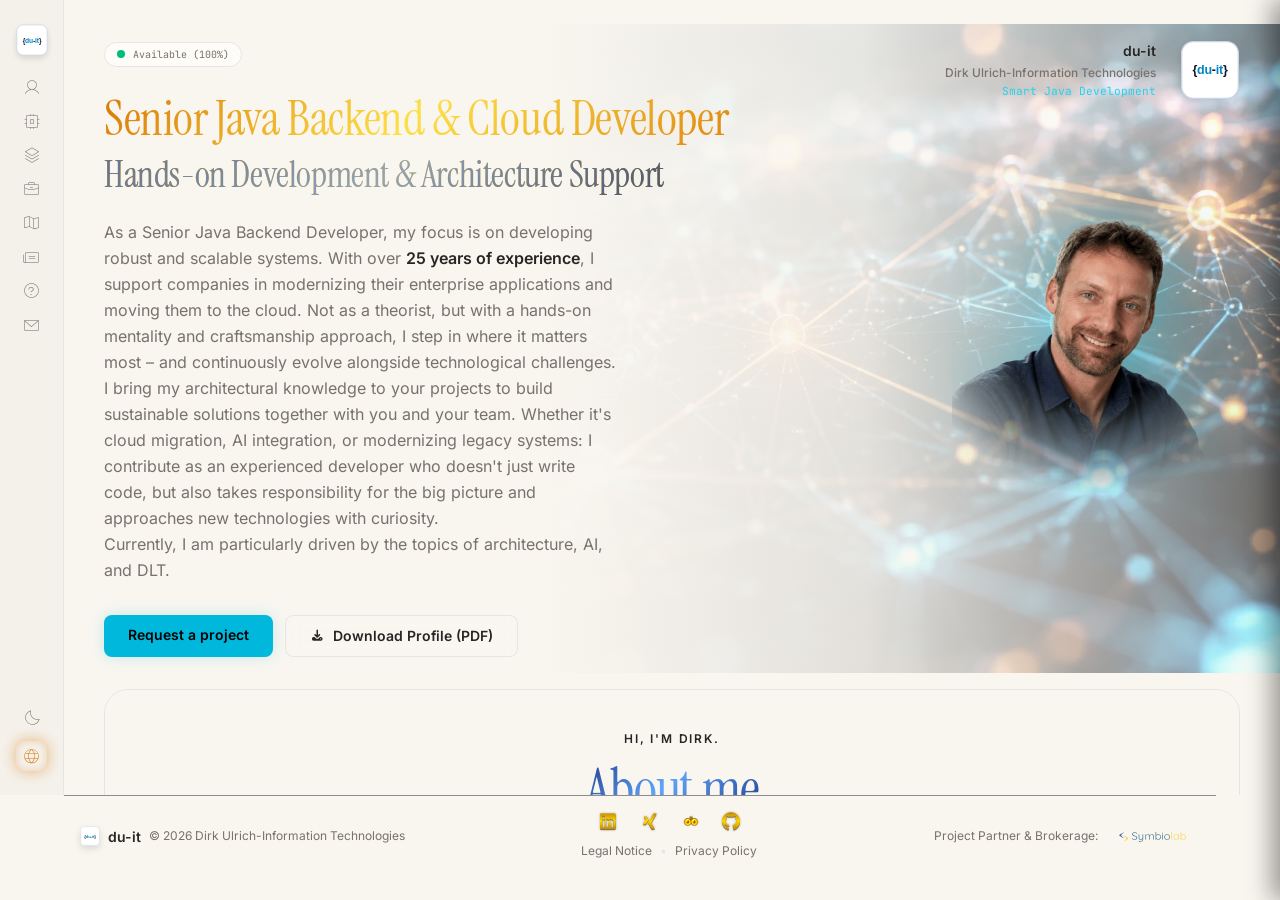
<file: index.html>
<!DOCTYPE html>
<html lang="de" class="dark">
<head>
    <meta charset="UTF-8">
    <meta name="viewport" content="width=device-width, initial-scale=1.0">
    <title>du-it | Smart Java Development – Dirk Ulrich – Senior Java Backend/Cloud Softwareentwickler</title>
    <meta name="description" content="Freiberuflicher Senior Softwareentwickler für Java, Spring Boot, Microservices, Hexagonale Architektur, Docker & AWS/Azure. Über 25 Jahre Enterprise-Erfahrung.">
    <meta name="keywords" content="Java Entwickler, Spring Boot Freelancer, Microservices, REST API, Hexagonale Architektur, AWS, Azure, Python, Prompt Engineering">
    <meta name="author" content="Dirk Ulrich">
    <meta name="robots" content="index, follow">
    <link rel="canonical" href="https://www.du-it.de/">

    <!-- Regional & Geo Meta Tags -->
    <meta name="geo.region" content="DE-BE">
    <meta name="geo.placename" content="Berlin">

    <!-- KI- und Social-Media-Vorschauen: Open Graph / Twitter (X) / LinkedIn / Xing Preview -->
    <meta property="og:type" content="website">
    <meta property="og:site_name" content="du-it Dirk Ulrich-Informationstechnologie">
    <meta property="og:locale" content="de_DE">
    <meta property="og:title" content="du-it | Dirk Ulrich – Java and Cloud Backend Development & Architecture">
    <meta property="og:description" content="Freiberuflicher Senior Software Developer (Java, Spring Boot, Microservices, Cloud Architecture) mit 25+ Jahre Erfahrung.">
    <meta property="og:url" content="https://www.du-it.de">
    <meta property="og:image" content="https://www.du-it.de/assets/og-preview.png">

    <!-- Twitter Card Meta Tags -->
    <meta name="twitter:card" content="summary_large_image">
    <meta name="twitter:title" content="du-it | Smart Java Development – Dirk Ulrich – Senior Java Backend und Cloud Softwareentwickler & Architektur">
    <meta name="twitter:description" content="Freiberuflicher Senior Softwareentwickler für Java, Spring Boot, Microservices, Hexagonale Architektur, Docker & AWS/Azure. Über 25 Jahre Enterprise-Erfahrung.">
    <meta name="twitter:image" content="https://www.du-it.de/assets/og-preview.png">

    <!-- SEO Schema -->
    <script type="application/ld+json" id="schema-professional-service">
        {
            "@context": "https://schema.org",
            "@type": "ProfessionalService",
            "@id": "https://www.du-it.de/#organization",
            "name": "du-it Dirk Ulrich-Informationstechnologie",
            "alternateName": ["Dirk Ulrich","du-it", "du-it.de", "du-it Software Engineering", "du-it Software Development", "du-it Informationstechnologie"],
            "url": "https://www.du-it.de",
            "logo": "https://www.du-it.de/assets/logo.png",
            "image": "https://www.du-it.de/assets/dirk-ulrich-profile-2.png",
            "description": "Freiberufliche Softwareentwicklung, Java Backend Enterprise Solutions, Spring Boot, Microservices & Cloud Development, freiberufliche oder in ANÜ",
            "address": {
                "@type": "PostalAddress",
                "streetAddress": "Burgunderweg 16C",
                "postalCode": "14621",
                "addressLocality": "Schönwalde-Glien",
                "addressRegion": "Brandenburg",
                "addressCountry": "DE"
            },
            "areaServed": [
                {
                    "@type": "AdministrativeArea",
                    "name": "Worldwide",
                    "description": "Remote"
                },
                {
                    "@type": "AdministrativeArea",
                    "name": "Berlin",
                    "description": "Onsite & Hybrid"
                },
                {
                    "@type": "GeoCircle",
                    "geoMidpoint": {
                        "@type": "GeoCoordinates",
                        "latitude": 52.6022,
                        "longitude": 13.1235
                    },
                    "geoRadius": "25000",
                    "description": "Onsite Umkreis von Schönwalde-Glien (25km)"
                },
                "DE",
                "AT",
                "CH"
            ],
            "priceRange": "$$$",
            "founder": {
                "@type": "Person",
                "@id": "https://www.du-it.de/#person",
                "name": "Dirk Ulrich",
                "jobTitle": "Diplom-Informatiker (FH) / Senior Java Freelancer",
                "alumniOf": "Berliner Hochschule für Technik (BHT)",
                "sameAs": [
                    "https://www.linkedin.com/in/du-it-dirk-ulrich/",
                    "https://www.xing.com/profile/Dirk_Ulrich/web_profiles",
                    "https://jobtic.com/profile/dirk-ulrich",
                    "https://github.com/du-it"
                ]
            },
            "knowsAbout": [
                "Java", "Spring Boot", "Microservices", "REST API", "Docker", "AWS", "Azure", "TDD",
                "Hexagonal Architecture", "Cloud Development", "Python", "AI", "KI","Blockchain & DLT", "Prompt Engineering"
            ]
        }
    </script>

    <script type="application/ld+json" id="schema-person">
        {
            "@context": "https://schema.org",
            "@type": "Person",
            "@id": "https://www.du-it.de/#person",
            "name": "Dirk Ulrich",
            "jobTitle": "Senior Java Backend & Cloud Architekt",
            "url": "https://www.du-it.de",
            "image": "https://www.du-it.de/assets/dirk-ulrich-profile-2.png",
            "sameAs": [
                "https://www.linkedin.com/in/du-it-dirk-ulrich/",
                "https://www.xing.com/profile/Dirk_Ulrich/web_profiles",
                "https://jobtic.com/profile/dirk-ulrich",
                "https://github.com/du-it"
            ],
            "knowsAbout": [
                "Java", "Spring Boot", "Microservices", "Hexagonale Architektur",
                "Cloud Computing", "AWS", "Azure", "Blockchain & DLT", "Prompt Engineering"
            ]
        }
    </script>

    <script type="application/ld+json" id="schema-faq">
        {
            "@context": "https://schema.org",
            "@type": "FAQPage",
            "mainEntity": [
                {
                    "@type": "Question",
                    "name": "Welche Technologien und Architekturen nutzen Sie?",
                    "acceptedAnswer": {
                        "@type": "Answer",
                        "text": "Ich arbeite primär mit Java 17/21, Spring Boot 3/4, hexagonaler Architektur und TDD. Im Cloud-Umfeld nutze ich AWS, Azure, Docker und Kubernetes. Zudem integriere ich KI-Modelle (LLMs) und habe Erfahrung mit Blockchain/DLT."
                    }
                },
                {
                    "@type": "Question",
                    "name": "Wie läuft ein Projekt mit Ihnen ab?",
                    "acceptedAnswer": {
                        "@type": "Answer",
                        "text": "Wir besprechen, wie ich Sie mit meinem Know-how bei der Erreichung Ihrer Ziele unterstützen kann und menschlich und charakterlich in Ihr Team passe. Die Umsetzung erfolgt agil (Scrum/Kanban) mit regelmäßigen Reviews. Ich arbeite remote/hybrid oder vor Ort in Berlin und Umgebung (25km)."
                    }
                },
                {
                    "@type": "Question",
                    "name": "Sind Sie für neue Projekte verfügbar?",
                    "acceptedAnswer": {
                        "@type": "Answer",
                        "text": "Meine aktuelle Verfügbarkeit (Remote, Hybrid, Onsite) können Sie der Startseite entnehmen. Ich bin offen für Enterprise-Projekte im Java- und Cloud-Umfeld."
                    }
                }
            ]
        }
    </script>

    <!-- Icon Libraries -->
    <link rel="icon" href="/assets/du-it_code-block_favicon.svg" type="image/svg+xml">
    <!-- Fallback für Apple iOS / Home Screen -->
    <link rel="apple-touch-icon" href="/assets/du-it_code-block_apple-touch-icon.svg">
    <link rel="stylesheet" href="/css/all.min.css">
    <link rel="stylesheet" href="/css/devicon.min.css">
    <link rel="stylesheet" href="/css/tabler-icons.min.css">

    <!-- Vite Styles -->

    <!-- Anti-Flash Theme Initialization (Synchron) vor dem Body-Rendering -->
    <script src="/theme-init.js"></script>

    <!-- RSS Feed -->
    <link rel="alternate" type="application/rss+xml" title="du-it Blog" href="/rss.xml">

    <!-- Vite App -->
  <script type="module" crossorigin src="/assets/main-DQ38zAy6.js"></script>
  <link rel="modulepreload" crossorigin href="/assets/ThemeService-CO6axoEC.js">
  <link rel="modulepreload" crossorigin href="/assets/ShortlistButton-BQJVnaeP.js">
  <link rel="modulepreload" crossorigin href="/assets/AbstractBaseModalView-xbNQBY1A.js">
  <link rel="modulepreload" crossorigin href="/assets/BaseBlogComponent-0t-uAhVs.js">
  <link rel="stylesheet" crossorigin href="/assets/ThemeService-BrNHtLdT.css">
</head>

<body class="antialiased min-h-screen flex flex-col justify-between selection:bg-brand-500 selection:text-white bg-canvas text-primary font-sans overflow-x-hidden">

<div id="app"></div>

</body>
</html>
</file>
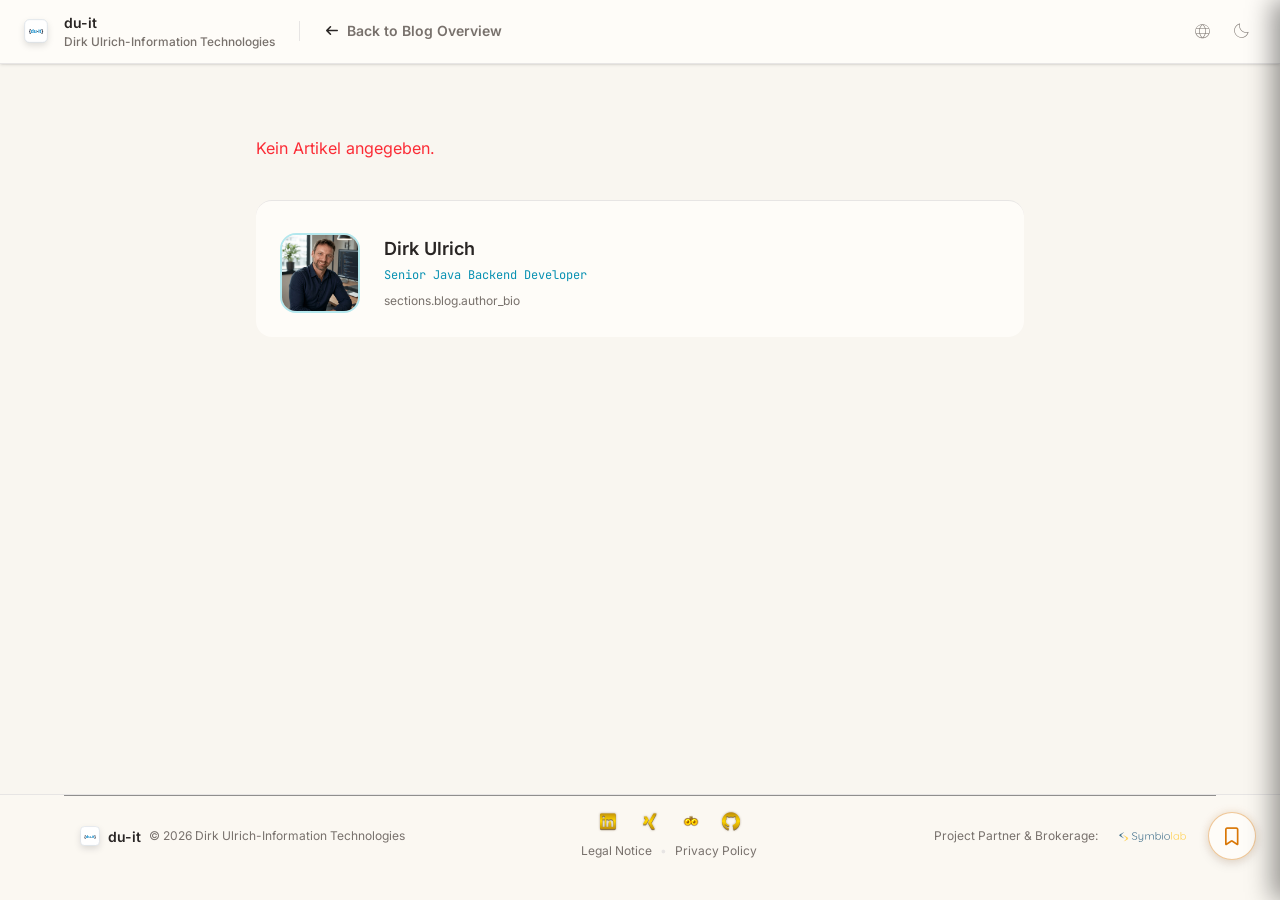
<file: blog-article.html>
<!DOCTYPE html>
<html lang="de" class="dark">
<head>
    <meta charset="UTF-8">
    <meta name="viewport" content="width=device-width, initial-scale=1.0">
    <title>Blog Artikel | du-it</title>

    <!-- Anti-Flash Theme Initialization (Synchron) -->
    <script src="/theme-init.js"></script>

    <link rel="icon" href="/assets/du-it_code-block_favicon.svg" type="image/svg+xml">
    <link rel="stylesheet" href="/css/all.min.css">

    <!-- RSS Feed -->
    <link rel="alternate" type="application/rss+xml" title="du-it Blog" href="/rss.xml">

    <!-- Einstiegspunkt für die Blog-Artikel (generiert JSON-LD dynamisch) -->
  <script type="module" crossorigin src="/assets/blogArticle-BUrdpNWQ.js"></script>
  <link rel="modulepreload" crossorigin href="/assets/ThemeService-CO6axoEC.js">
  <link rel="modulepreload" crossorigin href="/assets/ShortlistButton-BQJVnaeP.js">
  <link rel="modulepreload" crossorigin href="/assets/AbstractBaseModalView-xbNQBY1A.js">
  <link rel="stylesheet" crossorigin href="/assets/ThemeService-BrNHtLdT.css">
</head>
<body class="antialiased min-h-screen flex flex-col justify-between selection:bg-brand-500 selection:text-white bg-canvas text-primary font-sans overflow-x-hidden transition-colors duration-400">

<!-- Hier wird die komplette App (Nav + Content) von blog-article.ts eingefügt -->
<div id="blog-article-root"></div>

</body>
</html>
</file>
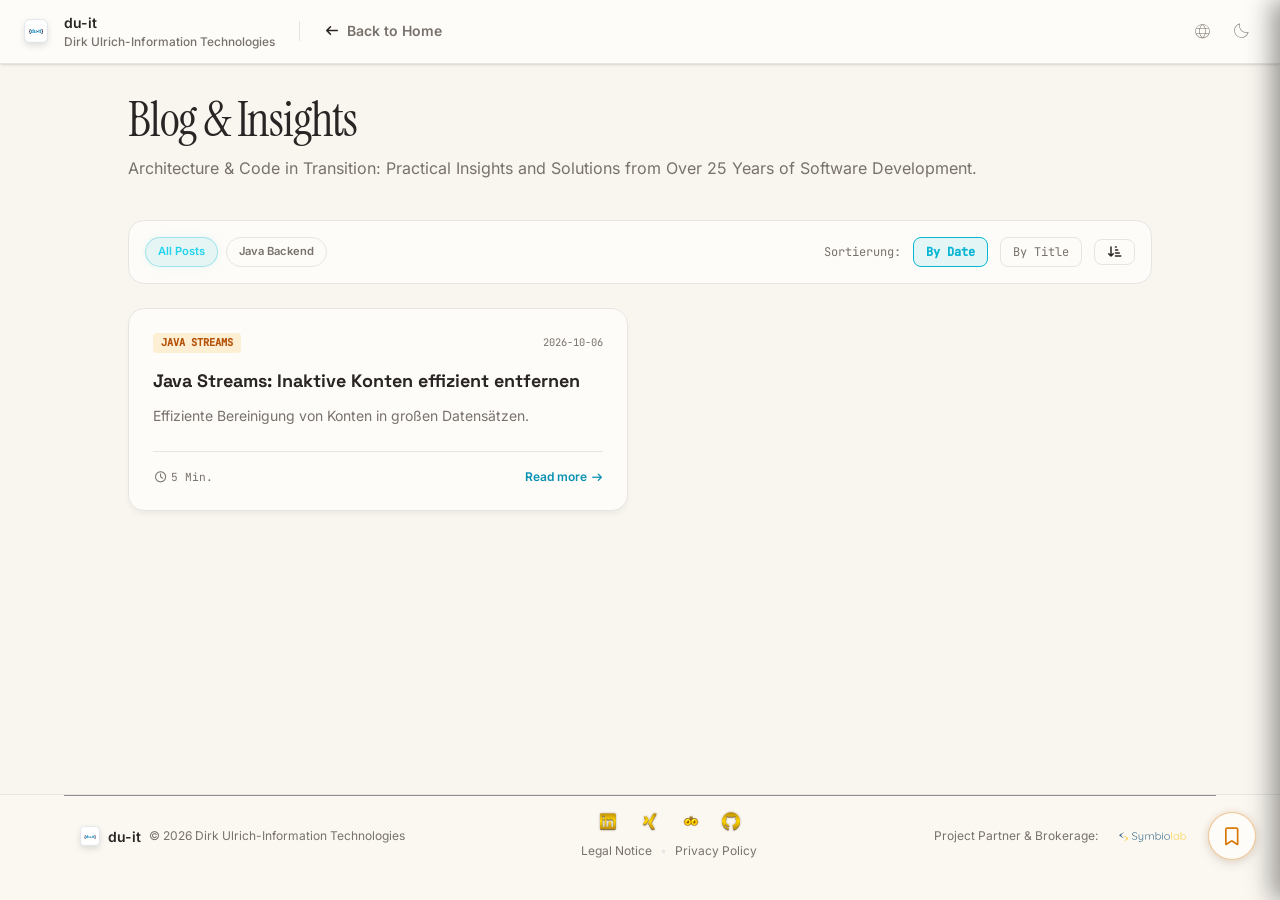
<file: blog-overview.html>
<!DOCTYPE html>
<html lang="de" class="dark">
<head>
    <meta charset="UTF-8">
    <meta name="viewport" content="width=device-width, initial-scale=1.0">
    <title>Blog Übersicht | du-it</title>

    <!-- Anti-Flash Theme Initialization (Synchron) -->
    <script src="/theme-init.js"></script>

    <link rel="icon" href="/assets/du-it_code-block_favicon.svg" type="image/svg+xml">
    <link rel="stylesheet" href="/css/all.min.css">

    <!-- RSS Feed -->
    <link rel="alternate" type="application/rss+xml" title="du-it Blog" href="/rss.xml">

    <!-- Einstiegspunkt für die Blog-Übersicht (Domain-Ordner) -->
  <script type="module" crossorigin src="/assets/blogOverview-6XyyILys.js"></script>
  <link rel="modulepreload" crossorigin href="/assets/ThemeService-CO6axoEC.js">
  <link rel="modulepreload" crossorigin href="/assets/ShortlistButton-BQJVnaeP.js">
  <link rel="modulepreload" crossorigin href="/assets/BaseBlogComponent-0t-uAhVs.js">
  <link rel="stylesheet" crossorigin href="/assets/ThemeService-BrNHtLdT.css">
</head>
<body class="antialiased min-h-screen flex flex-col justify-between selection:bg-brand-500 selection:text-white bg-canvas text-primary font-sans overflow-x-hidden transition-colors duration-400">

<div class="fixed inset-0 z-0 bg-canvas transition-colors duration-500"></div>

<div class="h-screen w-full overflow-hidden relative z-10 flex flex-col">

    <!-- Header mit dynamischem Logo-Slot und i18n Back-Link -->
    <header class="w-full shrink-0 bg-surface border-b border-subtle py-3 px-6 flex justify-between items-center z-50 shadow-sm">
        <div class="flex items-center gap-6">
            <div class="flex items-center gap-6">
                <a href="/index.html#hero" class="group transition-transform hover:scale-105 shrink-0" aria-label="Startseite du-it">
                    <div id="logo-slot" class="inline-flex items-center"></div>
                </a>

                <a href="/index.html#blog" class="inline-flex items-center gap-2 text-muted hover:text-amber-600 dark:hover:text-cyan-400 transition-colors text-sm font-sans font-bold group border-l border-subtle pl-6">
                    <i class="fa-solid fa-arrow-left text-xs transition-transform group-hover:-translate-x-1"></i>
                    <span id="back-to-home-text"></span>
                </a>
            </div>
        </div>

        <div class="flex items-center gap-2">
            <div id="lang-toggle-slot"></div>
            <div id="theme-toggle-slot"></div>
        </div>
    </header>

    <!-- Hauptbereich -->
    <main class="site-layout__main-content flex-1 h-full overflow-y-auto overflow-x-hidden scroll-smooth px-4 sm:px-6 py-8">
        <div class="max-w-5xl mx-auto pb-12">

            <div class="mb-10">
                <h1 class="text-3xl sm:text-5xl font-serif font-medium text-primary tracking-tight mb-3" id="blog-overview-title"></h1>
                <p class="text-muted text-sm sm:text-base font-sans" id="blog-overview-subtitle"></p>
            </div>

            <!-- Hier wird die BlogOverviewList gerendert -->
            <div id="blog-overview-container"></div>

        </div>
    </main>

    <div id="footer-container" class="w-full shrink-0 pb-6 pl-4 md:pl-16 pr-4 md:pr-16 border-t border-subtle bg-surface/30"></div>
    <!-- Slots für Shortlist-FAB und Sidebar (werden per JS befüllt) -->
    <div id="shortlist-button-container"></div>
    <div id="right-sidebar-container"></div>
</div>

</body>
</html>
</file>
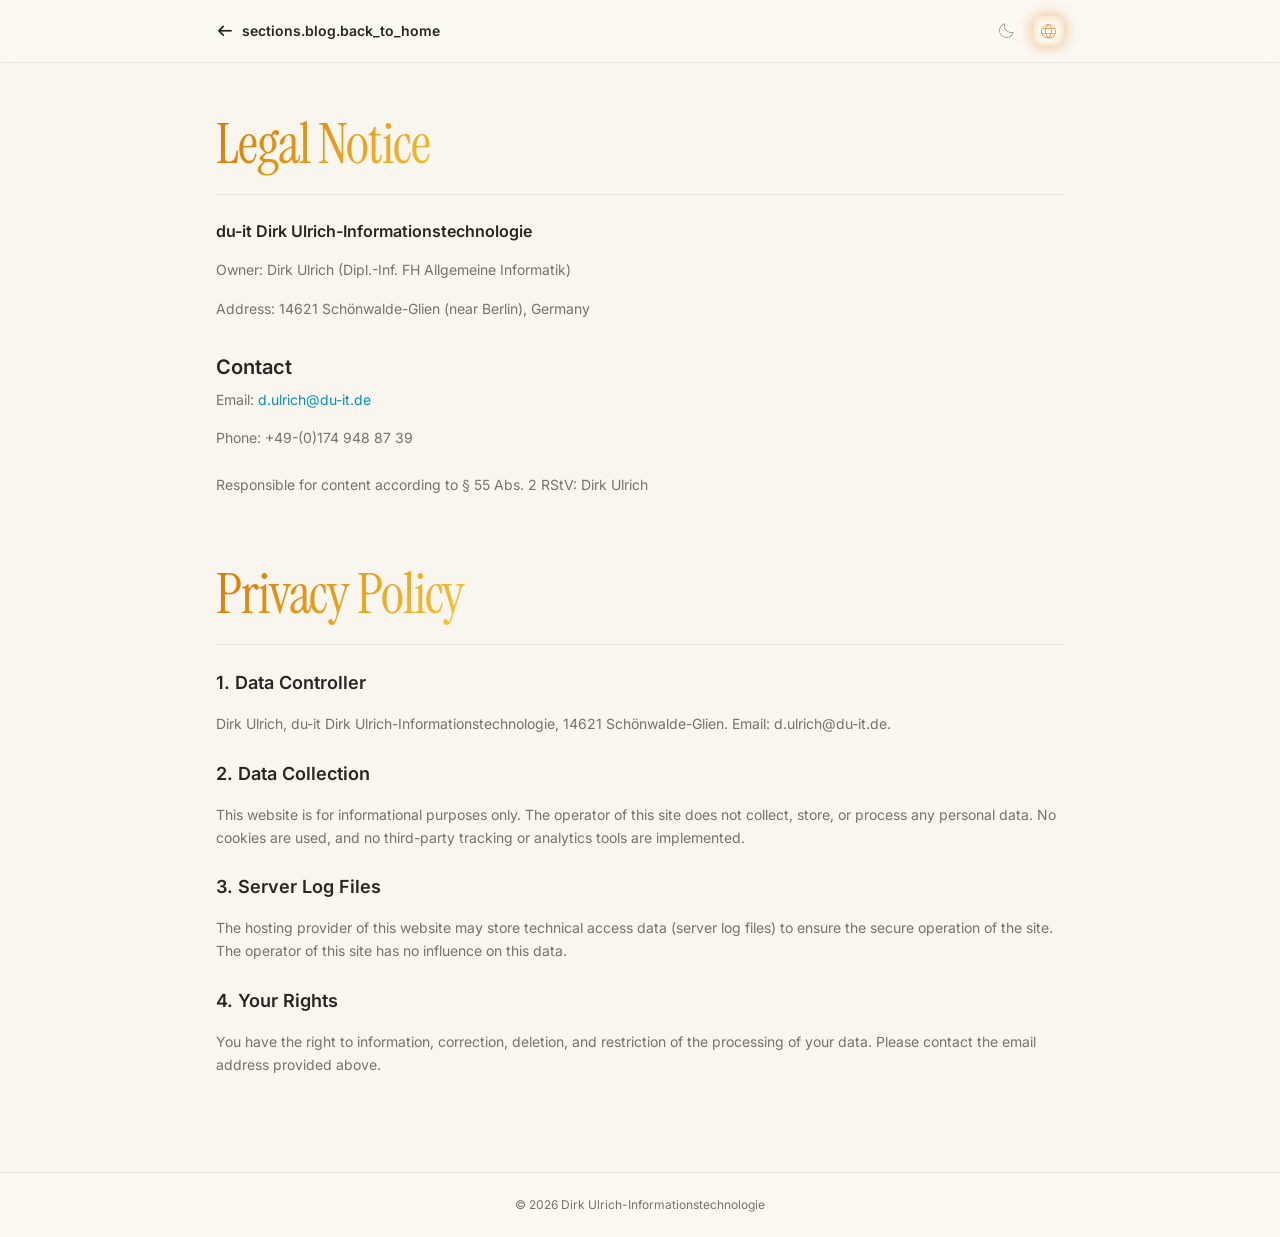
<file: legal.html>
<!DOCTYPE html>
<html lang="de" class="dark"> <!-- Fallback, wird durch Script sofort überschrieben -->
<head>
    <meta charset="UTF-8">
    <meta name="viewport" content="width=device-width, initial-scale=1.0">
    <title>Impressum & Datenschutz | du-it</title>

    <link rel="icon" href="/assets/du-it_code-block_favicon.svg" type="image/svg+xml">
    <link rel="stylesheet" href="/css/all.min.css">

    <!-- Anti-Flash Theme Initialization (Synchron) vor dem Body-Rendering -->
    <script src="/theme-init.js"></script>

    <!-- Vite Script für die Legal-Seite -->
  <script type="module" crossorigin src="/assets/legal-CNchQHHj.js"></script>
  <link rel="modulepreload" crossorigin href="/assets/ThemeService-CO6axoEC.js">
  <link rel="stylesheet" crossorigin href="/assets/ThemeService-BrNHtLdT.css">
</head>
<body class="antialiased min-h-screen flex flex-col justify-between selection:bg-brand-500 selection:text-white bg-canvas text-primary font-sans overflow-x-hidden">

<header class="w-full border-b border-subtle bg-surface/50 backdrop-blur-sm sticky top-0 z-50">
    <div class="max-w-4xl mx-auto px-6 py-4 flex justify-between items-center">
        <a href="/index.html" class="font-bold text-sm hover:text-cyan-500 transition-colors flex items-center gap-2">
            <i class="fa-solid fa-arrow-left"></i> <span id="back-link">Zurück zur Startseite</span>
        </a>

        <!-- Container für die Toggle-Buttons (Theme + Sprache). Wird von legal.ts mit ButtonPresets befüllt. -->
        <div id="legal-header-controls" class="flex items-center gap-3"></div>
    </div>
</header>

<main id="legal-content" class="max-w-4xl mx-auto px-6 py-12 flex-grow w-full">
    <!-- Wird dynamisch via legal.ts befüllt -->
</main>

<footer class="w-full border-t border-subtle bg-surface/30 py-6 mt-12">
    <div class="max-w-4xl mx-auto px-6 text-center text-xs text-muted">
        &copy; <span id="current-year"></span> Dirk Ulrich-Informationstechnologie
    </div>
</footer>

</body>
</html>
</file>
<file: css/devicon.min.css>
﻿@font-face{font-family:"devicon";src:url("fonts/devicon.eot?qd25fp");src:url("fonts/devicon.eot?qd25fp#iefix") format("embedded-opentype"),url("/css/fonts/devicon.ttf?qd25fp") format("truetype"),url("/css/fonts/devicon.woff?qd25fp") format("woff"),url("fonts/devicon.svg?qd25fp#devicon") format("svg");font-weight:normal;font-style:normal;font-display:block}[class^=devicon-],[class*=" devicon-"]{font-family:"devicon" !important;speak:never;font-style:normal;font-weight:normal;font-variant:normal;text-transform:none;line-height:1;-webkit-font-smoothing:antialiased;-moz-osx-font-smoothing:grayscale}  .devicon-teleport-line-wordmark:before{content:""}  .devicon-teleport-line:before{content:""}  .devicon-teleport-original-wordmark:before,.devicon-teleport-plain-wordmark:before{content:""}  .devicon-teleport-original:before,.devicon-teleport-plain:before{content:""}  .devicon-cosmosdb-plain-wordmark:before{content:""}  .devicon-cosmosdb-plain:before{content:""}  .devicon-forgejo-line-wordmark:before{content:""}  .devicon-forgejo-line:before{content:""}  .devicon-forgejo-plain-wordmark:before{content:""}  .devicon-forgejo-plain:before{content:""}  .devicon-remix-line-wordmark:before{content:""}  .devicon-remix-line:before{content:""}  .devicon-remix-original-wordmark:before,.devicon-remix-plain-wordmark:before{content:""}  .devicon-remix-original:before,.devicon-remix-plain:before{content:""}  .devicon-leetcode-line-wordmark:before{content:""}  .devicon-leetcode-plain-wordmark:before{content:""}  .devicon-leetcode-line:before{content:""}  .devicon-leetcode-plain:before{content:""}  .devicon-stenciljs-plain-wordmark:before{content:""}  .devicon-stenciljs-plain:before{content:""}  .devicon-glitch-plain:before{content:""}  .devicon-nuxt-plain-wordmark:before{content:""}  .devicon-nuxt-original:before,.devicon-nuxt-plain:before{content:""}  .devicon-kalilinux-line-wordmark:before{content:""}  .devicon-kalilinux-line:before{content:""}  .devicon-kalilinux-plain-wordmark:before{content:""}  .devicon-kalilinux-original:before,.devicon-kalilinux-plain:before{content:""}  .devicon-waku-line:before{content:""}  .devicon-waku-plain:before{content:""}  .devicon-newrelic-line:before,.devicon-newrelic-line-wordmark:before{content:""}  .devicon-newrelic-plain:before,.devicon-newrelic-plain-wordmark:before{content:""}  .devicon-racket-line:before{content:""}  .devicon-racket-plain:before{content:""}  .devicon-bevyengine-line-wordmark:before{content:""}  .devicon-bevyengine-line:before{content:""}  .devicon-bevyengine-plain-wordmark:before{content:""}  .devicon-bevyengine-plain:before{content:""}  .devicon-cloudrun-line:before{content:""}  .devicon-cloudrun-plain:before{content:""}  .devicon-processing-line:before{content:""}  .devicon-processing-plain:before,.devicon-processing-plain-wordmark:before{content:""}  .devicon-vaadin-original:before,.devicon-vaadin-plain:before{content:""}  .devicon-appwrite-plain-wordmark:before{content:""}  .devicon-appwrite-original:before,.devicon-appwrite-plain:before{content:""}  .devicon-discloud-plain-wordmark:before{content:""}  .devicon-discloud-original:before,.devicon-discloud-plain:before{content:""}  .devicon-netbeans-plain-wordmark:before{content:""}  .devicon-netbeans-plain:before{content:""}  .devicon-primeng-plain:before{content:""}  .devicon-dynatrace-line-wordmark:before{content:""}  .devicon-dynatrace-line:before{content:""}  .devicon-dynatrace-plain-wordmark:before{content:""}  .devicon-dynatrace-plain:before{content:""}  .devicon-expo-line-wordmark:before{content:""}  .devicon-expo-line:before{content:""}  .devicon-expo-original-wordmark:before,.devicon-expo-plain-wordmark:before{content:""}  .devicon-expo-original:before,.devicon-expo-plain:before{content:""}  .devicon-sourceengine-plain-wordmark:before{content:""}  .devicon-sourceengine-plain:before{content:""}  .devicon-linuxmint-plain-wordmark:before{content:""}  .devicon-linuxmint-plain:before{content:""}  .devicon-sulu-line-wordmark:before{content:""}  .devicon-sulu-line:before{content:""}  .devicon-sulu-original-wordmark:before,.devicon-sulu-plain-wordmark:before{content:""}  .devicon-sulu-original:before,.devicon-sulu-plain:before{content:""}  .devicon-gardener-line:before{content:""}  .devicon-gardener-plain:before{content:""}  .devicon-datadog-original-wordmark:before,.devicon-datadog-plain-wordmark:before{content:""}  .devicon-datadog-original:before,.devicon-datadog-plain:before{content:""}  .devicon-vyper-original-wordmark:before,.devicon-vyper-plain-wordmark:before{content:""}  .devicon-vyper-original:before,.devicon-vyper-plain:before{content:""}  .devicon-web3js-plain:before{content:""}  .devicon-laminas-line-wordmark:before{content:""}  .devicon-laminas-line:before{content:""}  .devicon-laminas-original-wordmark:before,.devicon-laminas-plain-wordmark:before{content:""}  .devicon-laminas-original:before,.devicon-laminas-plain:before{content:""}  .devicon-passport-original-wordmark:before,.devicon-passport-plain-wordmark:before{content:""}  .devicon-passport-plain:before{content:""}  .devicon-surrealdb-plain-wordmark:before{content:""}  .devicon-surrealdb-plain:before{content:""}  .devicon-angularjs-plain-wordmark:before{content:""}  .devicon-angularjs-plain:before{content:""}  .devicon-bash-plain:before{content:""}  .devicon-llvm-line:before{content:""}  .devicon-llvm-plain:before{content:""}  .devicon-ngrx-plain:before{content:""}  .devicon-memcached-line-wordmark:before{content:""}  .devicon-memcached-line:before{content:""}  .devicon-memcached-plain-wordmark:before{content:""}  .devicon-memcached-plain:before{content:""}  .devicon-reflex-plain-wordmark:before{content:""}  .devicon-reflex-plain:before{content:""}  .devicon-terramate-original-wordmark:before,.devicon-terramate-plain-wordmark:before{content:""}  .devicon-terramate-original:before,.devicon-terramate-plain:before{content:""}  .devicon-gitkraken-plain-wordmark:before{content:""}  .devicon-gitkraken-original:before,.devicon-gitkraken-plain:before{content:""}  .devicon-hoppscotch-plain:before{content:""}  .devicon-reactnative-original-wordmark:before{content:""}  .devicon-reactnative-original:before{content:""}  .devicon-illustrator-line:before{content:""}  .devicon-illustrator-plain:before{content:""}  .devicon-firebird-plain:before{content:""}  .devicon-gleam-plain:before{content:""}  .devicon-githubactions-plain-wordmark:before{content:""}  .devicon-githubactions-plain:before{content:""}  .devicon-bazel-plain-wordmark:before{content:""}  .devicon-bazel-plain:before{content:""}  .devicon-laraveljetstream-plain-wordmark:before{content:""}  .devicon-laraveljetstream-original:before,.devicon-laraveljetstream-plain:before{content:""}  .devicon-cobol-original:before,.devicon-cobol-plain:before{content:""}  .devicon-rexx-plain-wordmark:before{content:""}  .devicon-rexx-plain:before{content:""}  .devicon-clickhouse-plain:before{content:""}  .devicon-love2d-line:before{content:""}  .devicon-love2d-plain:before{content:""}  .devicon-talos-plain:before{content:""}  .devicon-mapbox-original:before,.devicon-mapbox-plain:before,.devicon-mapbox-original-wordmark:before,.devicon-mapbox-plain-wordmark:before{content:""}  .devicon-nats-plain:before{content:""}  .devicon-apex-original:before,.devicon-apex-plain:before{content:""}  .devicon-proxmox-plain-wordmark:before{content:""}  .devicon-proxmox-plain:before{content:""}  .devicon-zustand-plain:before{content:""}  .devicon-turbo-plain-wordmark:before{content:""}  .devicon-turbo-original:before,.devicon-turbo-plain:before{content:""}  .devicon-jhipster-plain-wordmark:before{content:""}  .devicon-jhipster-plain:before{content:""}  .devicon-duckdb-plain:before{content:""}  .devicon-spicedb-line:before{content:""}  .devicon-spicedb-plain:before{content:""}  .devicon-harbor-line-wordmark:before{content:""}  .devicon-harbor-line:before{content:""}  .devicon-harbor-plain-wordmark:before{content:""}  .devicon-harbor-plain:before{content:""}  .devicon-hyperv-plain:before{content:""}  .devicon-hyperv-original-wordmark:before,.devicon-hyperv-plain-wordmark:before{content:""}  .devicon-npss-plain:before{content:""}  .devicon-ansys-plain-wordmark:before{content:""}  .devicon-ansys-plain:before{content:""}  .devicon-inertiajs-plain-wordmark:before{content:""}  .devicon-inertiajs-plain:before{content:""}  .devicon-fusion-plain:before{content:""}  .devicon-radstudio-plain:before{content:""}  .devicon-mercurial-plain-wordmark:before{content:""}  .devicon-mercurial-plain:before{content:""}  .devicon-pug-line:before{content:""}  .devicon-pug-plain:before{content:""}  .devicon-entityframeworkcore-line:before{content:""}  .devicon-entityframeworkcore-plain:before{content:""}  .devicon-wolfram-plain-wordmark:before{content:""}  .devicon-wolfram-plain:before{content:""}  .devicon-cpanel-original-wordmark:before,.devicon-cpanel-plain-wordmark:before{content:""}  .devicon-cpanel-original:before,.devicon-cpanel-plain:before{content:""}  .devicon-nodejs-line-wordmark:before{content:""}  .devicon-nodejs-line:before{content:""}  .devicon-nodejs-plain-wordmark:before{content:""}  .devicon-nodejs-plain:before{content:""}  .devicon-qtest-original-wordmark:before,.devicon-qtest-plain-wordmark:before{content:""}  .devicon-qtest-original:before,.devicon-qtest-plain:before{content:""}  .devicon-aframe-plain:before{content:""}  .devicon-aframe-original-wordmark:before,.devicon-aframe-plain-wordmark:before{content:""}  .devicon-babylonjs-plain-wordmark:before{content:""}  .devicon-babylonjs-plain:before{content:""}  .devicon-delphi-plain:before{content:""}  .devicon-netbox-line-wordmark:before{content:""}  .devicon-netbox-line:before{content:""}  .devicon-netbox-plain-wordmark:before{content:""}  .devicon-netbox-plain:before{content:""}  .devicon-dyalog-plain:before{content:""}  .devicon-tmux-plain-wordmark:before{content:""}  .devicon-tmux-plain:before{content:""}  .devicon-c-line:before,.devicon-c-line-wordmark:before{content:""}  .devicon-c-original:before,.devicon-c-original-wordmark:before,.devicon-c-plain:before,.devicon-c-plain-wordmark:before{content:""}  .devicon-npm-plain:before{content:""}  .devicon-npm-original-wordmark:before{content:""}  .devicon-zsh-line-wordmark:before{content:""}  .devicon-zsh-line:before{content:""}  .devicon-zsh-plain-wordmark:before{content:""}  .devicon-zsh-plain:before{content:""}  .devicon-webgpu-line-wordmark:before{content:""}  .devicon-webgpu-line:before{content:""}  .devicon-webgpu-plain-wordmark:before{content:""}  .devicon-webgpu-plain:before{content:""}  .devicon-vulkan-line:before,.devicon-vulkan-line-wordmark:before{content:""}  .devicon-vulkan-original:before,.devicon-vulkan-original-wordmark:before,.devicon-vulkan-plain:before,.devicon-vulkan-plain-wordmark:before{content:""}  .devicon-vscodium-plain:before{content:""}  .devicon-veevalidate-line:before{content:""}  .devicon-veevalidate-original:before,.devicon-veevalidate-plain:before{content:""}  .devicon-twilio-original-wordmark:before,.devicon-twilio-plain-wordmark:before{content:""}  .devicon-twilio-original:before,.devicon-twilio-plain:before{content:""}  .devicon-thymeleaf-plain-wordmark:before{content:""}  .devicon-thymeleaf-plain:before{content:""}  .devicon-svgo-line-wordmark:before{content:""}  .devicon-svgo-line:before{content:""}  .devicon-svgo-plain-wordmark:before{content:""}  .devicon-svgo-plain:before{content:""}  .devicon-styledcomponents-plain-wordmark:before{content:""}  .devicon-styledcomponents-plain:before{content:""}  .devicon-stackblitz-line-wordmark:before{content:""}  .devicon-stackblitz-line:before{content:""}  .devicon-stackblitz-plain-wordmark:before{content:""}  .devicon-stackblitz-original:before,.devicon-stackblitz-plain:before{content:""}  .devicon-processwire-plain-wordmark:before{content:""}  .devicon-processwire-original:before,.devicon-processwire-plain:before{content:""}  .devicon-pm2-line-wordmark:before{content:""}  .devicon-pm2-line:before{content:""}  .devicon-pm2-plain-wordmark:before{content:""}  .devicon-pm2-plain:before{content:""}  .devicon-pixijs-plain-wordmark:before{content:""}  .devicon-pixijs-plain:before{content:""}  .devicon-nodered-line:before{content:""}  .devicon-nodered-plain:before{content:""}  .devicon-ngrok-line:before,.devicon-ngrok-line-wordmark:before{content:""}  .devicon-ngrok-original:before,.devicon-ngrok-original-wordmark:before,.devicon-ngrok-plain:before,.devicon-ngrok-plain-wordmark:before{content:""}  .devicon-monogame-line-wordmark:before{content:""}  .devicon-monogame-line:before{content:""}  .devicon-monogame-original:before,.devicon-monogame-plain:before{content:""}  .devicon-mattermost-original-wordmark:before,.devicon-mattermost-plain-wordmark:before{content:""}  .devicon-mattermost-original:before,.devicon-mattermost-plain:before{content:""}  .devicon-libgdx-line:before,.devicon-libgdx-line-wordmark:before{content:""}  .devicon-libgdx-plain:before,.devicon-libgdx-plain-wordmark:before{content:""}  .devicon-kubeflow-line-wordmark:before{content:""}  .devicon-kubeflow-line:before{content:""}  .devicon-kubeflow-plain-wordmark:before{content:""}  .devicon-kubeflow-plain:before{content:""}  .devicon-kaldi-line-wordmark:before{content:""}  .devicon-kaldi-line:before{content:""}  .devicon-kaldi-plain-wordmark:before{content:""}  .devicon-kaldi-plain:before{content:""}  .devicon-htmx-line-wordmark:before{content:""}  .devicon-htmx-line:before{content:""}  .devicon-htmx-plain-wordmark:before{content:""}  .devicon-htmx-plain:before{content:""}  .devicon-googlecolab-plain:before{content:""}  .devicon-filamentphp-original:before,.devicon-filamentphp-original-wordmark:before,.devicon-filamentphp-plain:before,.devicon-filamentphp-plain-wordmark:before{content:""}  .devicon-fiber-line:before,.devicon-fiber-line-wordmark:before{content:""}  .devicon-fiber-plain:before,.devicon-fiber-plain-wordmark:before{content:""}  .devicon-dovecot-line:before,.devicon-dovecot-line-wordmark:before{content:""}  .devicon-dovecot-plain:before,.devicon-dovecot-line-wordmark:before{content:""}  .devicon-detaspace-line-wordmark:before{content:""}  .devicon-detaspace-line:before{content:""}  .devicon-datatables-original:before,.devicon-datatables-plain:before,.devicon-datatables-line:before{content:""}  .devicon-chartjs-plain-wordmark:before{content:""}  .devicon-chartjs-plain:before{content:""}  .devicon-chakraui-plain-wordmark:before{content:""}  .devicon-chakraui-plain:before{content:""}  .devicon-biome-line-wordmark:before{content:""}  .devicon-biome-line:before{content:""}  .devicon-biome-plain-wordmark:before{content:""}  .devicon-biome-original:before,.devicon-biome-plain:before{content:""}  .devicon-artixlinux-plain-wordmark:before{content:""}  .devicon-artixlinux-plain:before{content:""}  .devicon-apollographql-line-wordmark:before{content:""}  .devicon-apollographql-line:before{content:""}  .devicon-apollographql-original-wordmark:before,.devicon-apollographql-plain-wordmark:before{content:""}  .devicon-apollographql-original:before,.devicon-apollographql-plain:before{content:""}  .devicon-almalinux-plain-wordmark:before{content:""}  .devicon-almalinux-plain:before{content:""}  .devicon-aerospike-original-wordmark:before,.devicon-aerospike-plain-wordmark:before{content:""}  .devicon-aerospike-original:before,.devicon-aerospike-plain:before{content:""}  .devicon-aarch64-line:before,.devicon-aarch64-line-wordmark:before{content:""}  .devicon-aarch64-plain:before,.devicon-aarch64-plain-wordmark:before{content:""}  .devicon-adonisjs-original:before,.devicon-adonisjs-plain:before{content:""}  .devicon-adonisjs-original-wordmark:before,.devicon-adonisjs-plain-wordmark:before{content:""}  .devicon-aftereffects-plain:before{content:""}  .devicon-akka-plain:before{content:""}  .devicon-akka-plain-wordmark:before{content:""}  .devicon-algolia-original:before{content:""}  .devicon-algolia-original-wordmark:before{content:""}  .devicon-alpinejs-original:before,.devicon-alpinejs-plain:before{content:""}  .devicon-alpinejs-original-wordmark:before,.devicon-alpinejs-plain-wordmark:before{content:""}  .devicon-amazonwebservices-line-wordmark:before,.devicon-amazonwebservices-line:before{content:""}  .devicon-amazonwebservices-plain-wordmark:before,.devicon-amazonwebservices-plain:before{content:""}  .devicon-anaconda-original:before,.devicon-anaconda-plain:before{content:""}  .devicon-anaconda-original-wordmark:before,.devicon-anaconda-plain-wordmark:before{content:""}  .devicon-android-plain:before{content:""}  .devicon-android-plain-wordmark:before{content:""}  .devicon-androidstudio-plain:before{content:""}  .devicon-androidstudio-plain-wordmark:before{content:""}  .devicon-angularmaterial-plain:before{content:""}  .devicon-angular-plain-wordmark:before{content:""}  .devicon-angular-plain:before{content:""}  .devicon-ansible-plain:before{content:""}  .devicon-ansible-plain-wordmark:before{content:""}  .devicon-antdesign-plain:before{content:""}  .devicon-antdesign-plain-wordmark:before{content:""}  .devicon-apacheairflow-plain:before{content:""}  .devicon-apacheairflow-plain-wordmark:before{content:""}  .devicon-apachekafka-original:before,.devicon-apachekafka-plain:before{content:""}  .devicon-apachekafka-original-wordmark:before,.devicon-apachekafka-plain-wordmark:before{content:""}  .devicon-apache-line:before{content:""}  .devicon-apache-line-wordmark:before{content:""}  .devicon-apache-plain:before{content:""}  .devicon-apache-plain-wordmark:before{content:""}  .devicon-apachespark-original:before,.devicon-apachespark-plain:before{content:""}  .devicon-apachespark-plain-wordmark:before{content:""}  .devicon-apl-plain:before{content:""}  .devicon-appcelerator-original:before,.devicon-appcelerator-plain:before{content:""}  .devicon-appcelerator-plain-wordmark:before{content:""}  .devicon-apple-original:before,.devicon-apple-plain:before{content:""}  .devicon-archlinux-plain:before{content:""}  .devicon-archlinux-plain-wordmark:before{content:""}  .devicon-arduino-plain:before{content:""}  .devicon-arduino-plain-wordmark:before{content:""}  .devicon-argocd-plain:before{content:""}  .devicon-argocd-plain-wordmark:before{content:""}  .devicon-astro-plain:before{content:""}  .devicon-astro-plain-wordmark:before{content:""}  .devicon-atom-original:before,.devicon-atom-plain:before{content:""}  .devicon-atom-original-wordmark:before,.devicon-atom-plain-wordmark:before{content:""}  .devicon-awk-plain-wordmark:before{content:""}  .devicon-axios-plain:before{content:""}  .devicon-axios-plain-wordmark:before{content:""}  .devicon-azuredevops-plain:before{content:""}  .devicon-azure-plain:before{content:""}  .devicon-azure-plain-wordmark:before{content:""}  .devicon-azuresqldatabase-plain:before{content:""}  .devicon-babel-plain:before,.devicon-babel-original:before{content:""}  .devicon-backbonejs-plain:before{content:""}  .devicon-backbonejs-plain-wordmark:before{content:""}  .devicon-ballerina-line:before{content:""}  .devicon-ballerina-line-wordmark:before{content:""}  .devicon-ballerina-original:before,.devicon-ballerina-plain:before{content:""}  .devicon-ballerina-original-wordmark:before,.devicon-ballerina-plain-wordmark:before{content:""}  .devicon-bamboo-original:before,.devicon-bamboo-plain:before{content:""}  .devicon-bamboo-original-wordmark:before,.devicon-bamboo-plain-wordmark:before{content:""}  .devicon-beats-plain:before{content:""}  .devicon-behance-plain:before{content:""}  .devicon-behance-plain-wordmark:before{content:""}  .devicon-bitbucket-original:before,.devicon-bitbucket-plain:before{content:""}  .devicon-bitbucket-original-wordmark:before,.devicon-bitbucket-plain-wordmark:before{content:""}  .devicon-blazor-line:before{content:""}  .devicon-blazor-original:before,.devicon-blazor-plain:before{content:""}  .devicon-blender-original:before{content:""}  .devicon-blender-original-wordmark:before{content:""}  .devicon-bootstrap-plain:before{content:""}  .devicon-bootstrap-plain-wordmark:before{content:""}  .devicon-bower-line:before{content:""}  .devicon-bower-line-wordmark:before{content:""}  .devicon-bower-plain:before{content:""}  .devicon-bower-plain-wordmark:before{content:""}  .devicon-browserstack-line:before{content:""}  .devicon-browserstack-line-wordmark:before{content:""}  .devicon-browserstack-plain:before{content:""}  .devicon-browserstack-plain-wordmark:before{content:""}  .devicon-bulma-plain:before{content:""}  .devicon-bun-line:before{content:""}  .devicon-bun-plain:before{content:""}  .devicon-cairo-plain:before{content:""}  .devicon-cairo-plain-wordmark:before{content:""}  .devicon-cakephp-plain:before{content:""}  .devicon-cakephp-plain-wordmark:before{content:""}  .devicon-canva-original:before,.devicon-canva-plain:before{content:""}  .devicon-capacitor-plain:before{content:""}  .devicon-capacitor-plain-wordmark:before{content:""}  .devicon-carbon-original:before,.devicon-carbon-plain:before{content:""}  .devicon-cassandra-plain:before{content:""}  .devicon-cassandra-plain-wordmark:before{content:""}  .devicon-centos-plain:before{content:""}  .devicon-centos-plain-wordmark:before{content:""}  .devicon-ceylon-plain:before{content:""}  .devicon-ceylon-plain-wordmark:before{content:""}  .devicon-chrome-plain:before{content:""}  .devicon-chrome-plain-wordmark:before{content:""}  .devicon-circleci-plain:before{content:""}  .devicon-circleci-plain-wordmark:before{content:""}  .devicon-clarity-plain:before{content:""}  .devicon-clarity-plain-wordmark:before{content:""}  .devicon-clion-plain:before{content:""}  .devicon-clion-plain-wordmark:before{content:""}  .devicon-clojure-line:before,.devicon-clojure-plain:before{content:""}  .devicon-clojurescript-plain:before{content:""}  .devicon-cloudflare-plain:before{content:""}  .devicon-cloudflare-plain-wordmark:before{content:""}  .devicon-cloudflareworkers-plain:before{content:""}  .devicon-cloudflareworkers-plain-wordmark:before{content:""}  .devicon-cmake-plain:before{content:""}  .devicon-cmake-plain-wordmark:before{content:""}  .devicon-codeac-original:before{content:""}  .devicon-codecov-plain:before{content:""}  .devicon-codeigniter-plain:before{content:""}  .devicon-codeigniter-plain-wordmark:before{content:""}  .devicon-codepen-line:before{content:""}  .devicon-codepen-line-wordmark:before{content:""}  .devicon-codepen-original:before,.devicon-codepen-plain:before{content:""}  .devicon-codepen-original-wordmark:before,.devicon-codepen-plain-wordmark:before{content:""}  .devicon-coffeescript-original:before,.devicon-coffeescript-plain:before{content:""}  .devicon-coffeescript-original-wordmark:before,.devicon-coffeescript-plain-wordmark:before{content:""}  .devicon-composer-line:before,.devicon-composer-plain:before{content:""}  .devicon-composer-line-wordmark:before,.devicon-composer-plain-wordmark:before{content:""}  .devicon-confluence-line:before{content:""}  .devicon-confluence-line-wordmark:before{content:""}  .devicon-confluence-plain:before{content:""}  .devicon-confluence-plain-wordmark:before{content:""}  .devicon-consul-original:before,.devicon-consul-plain:before{content:""}  .devicon-consul-plain-wordmark:before{content:""}  .devicon-contao-original:before{content:""}  .devicon-contao-original-wordmark:before{content:""}  .devicon-corejs-original:before,.devicon-corejs-plain:before{content:""}  .devicon-corejs-original-wordmark:before,.devicon-corejs-plain-wordmark:before{content:""}  .devicon-couchbase-original:before,.devicon-couchbase-plain:before{content:""}  .devicon-couchbase-plain-wordmark:before{content:""}  .devicon-couchdb-plain:before{content:""}  .devicon-couchdb-plain-wordmark:before{content:""}  .devicon-cplusplus-line:before,.devicon-cplusplus-line-wordmark:before{content:""}  .devicon-cplusplus-plain:before,.devicon-cplusplus-plain-wordmark:before{content:""}  .devicon-crystal-line:before{content:""}  .devicon-crystal-line-wordmark:before{content:""}  .devicon-crystal-original:before,.devicon-crystal-plain:before{content:""}  .devicon-crystal-original-wordmark:before,.devicon-crystal-plain-wordmark:before{content:""}  .devicon-csharp-line:before,.devicon-csharp-line-wordmark:before{content:""}  .devicon-csharp-plain:before,.devicon-csharp-plain-wordmark:before{content:""}  .devicon-css3-plain:before{content:""}  .devicon-css3-plain-wordmark:before{content:""}  .devicon-cucumber-plain:before{content:""}  .devicon-cucumber-plain-wordmark:before{content:""}  .devicon-cypressio-line:before{content:""}  .devicon-cypressio-line-wordmark:before{content:""}  .devicon-cypressio-plain:before{content:""}  .devicon-cypressio-plain-wordmark:before{content:""}  .devicon-d3js-plain:before{content:""}  .devicon-dart-plain:before{content:""}  .devicon-dart-plain-wordmark:before{content:""}  .devicon-datagrip-plain:before{content:""}  .devicon-datagrip-plain-wordmark:before{content:""}  .devicon-dataspell-plain:before{content:""}  .devicon-dataspell-plain-wordmark:before{content:""}  .devicon-dbeaver-plain:before{content:""}  .devicon-debian-plain:before{content:""}  .devicon-debian-plain-wordmark:before{content:""}  .devicon-denojs-original:before,.devicon-denojs-plain:before{content:""}  .devicon-denojs-original-wordmark:before,.devicon-denojs-plain-wordmark:before{content:""}  .devicon-devicon-line:before{content:""}  .devicon-devicon-line-wordmark:before{content:""}  .devicon-devicon-plain:before{content:""}  .devicon-devicon-plain-wordmark:before{content:""}  .devicon-digitalocean-original:before,.devicon-digitalocean-plain:before{content:""}  .devicon-digitalocean-original-wordmark:before,.devicon-digitalocean-plain-wordmark:before{content:""}  .devicon-discordjs-plain:before{content:""}  .devicon-discordjs-plain-wordmark:before{content:""}  .devicon-django-plain:before{content:""}  .devicon-django-plain-wordmark:before{content:""}  .devicon-djangorest-line:before{content:""}  .devicon-djangorest-line-wordmark:before{content:""}  .devicon-djangorest-plain:before{content:""}  .devicon-djangorest-plain-wordmark:before{content:""}  .devicon-docker-plain:before{content:""}  .devicon-docker-plain-wordmark:before{content:""}  .devicon-doctrine-line:before{content:""}  .devicon-doctrine-line-wordmark:before{content:""}  .devicon-doctrine-plain:before{content:""}  .devicon-doctrine-plain-wordmark:before{content:""}  .devicon-dotnetcore-plain:before{content:""}  .devicon-dot-net-plain:before{content:""}  .devicon-dot-net-plain-wordmark:before{content:""}  .devicon-dreamweaver-line:before{content:""}  .devicon-dreamweaver-plain:before{content:""}  .devicon-dropwizard-plain:before{content:""}  .devicon-drupal-plain:before{content:""}  .devicon-drupal-plain-wordmark:before{content:""}  .devicon-dynamodb-plain:before{content:""}  .devicon-eclipse-plain:before{content:""}  .devicon-eclipse-plain-wordmark:before{content:""}  .devicon-ecto-original:before,.devicon-ecto-plain:before{content:""}  .devicon-ecto-plain-wordmark:before{content:""}  .devicon-elasticsearch-plain:before{content:""}  .devicon-elasticsearch-plain-wordmark:before{content:""}  .devicon-electron-original:before{content:""}  .devicon-electron-original-wordmark:before{content:""}  .devicon-eleventy-plain:before{content:""}  .devicon-elixir-plain:before{content:""}  .devicon-elixir-plain-wordmark:before{content:""}  .devicon-elm-plain:before{content:""}  .devicon-elm-plain-wordmark:before{content:""}  .devicon-emacs-original:before{content:""}  .devicon-embeddedc-plain:before{content:""}  .devicon-embeddedc-plain-wordmark:before{content:""}  .devicon-ember-original-wordmark:before,.devicon-ember-plain-wordmark:before{content:""}  .devicon-ember-plain:before{content:""}  .devicon-envoy-plain:before{content:""}  .devicon-envoy-plain-wordmark:before{content:""}  .devicon-erlang-plain:before{content:""}  .devicon-erlang-plain-wordmark:before{content:""}  .devicon-eslint-line:before{content:""}  .devicon-eslint-line-wordmark:before{content:""}  .devicon-eslint-plain:before{content:""}  .devicon-eslint-plain-wordmark:before{content:""}  .devicon-express-original:before{content:""}  .devicon-express-original-wordmark:before{content:""}  .devicon-facebook-plain:before,.devicon-facebook-original:before{content:""}  .devicon-fastapi-plain:before{content:""}  .devicon-fastapi-plain-wordmark:before{content:""}  .devicon-fastify-plain:before{content:""}  .devicon-fastify-plain-wordmark:before{content:""}  .devicon-faunadb-line:before{content:""}  .devicon-faunadb-line-wordmark:before{content:""}  .devicon-faunadb-original:before,.devicon-faunadb-plain:before{content:""}  .devicon-faunadb-original-wordmark:before,.devicon-faunadb-plain-wordmark:before{content:""}  .devicon-feathersjs-original:before{content:""}  .devicon-fedora-plain:before{content:""}  .devicon-figma-plain:before{content:""}  .devicon-filezilla-line:before{content:""}  .devicon-filezilla-line-wordmark:before{content:""}  .devicon-filezilla-plain:before{content:""}  .devicon-filezilla-plain-wordmark:before{content:""}  .devicon-firebase-line:before{content:""}  .devicon-firebase-line-wordmark:before{content:""}  .devicon-firebase-plain:before{content:""}  .devicon-firebase-plain-wordmark:before{content:""}  .devicon-firefox-plain:before{content:""}  .devicon-firefox-plain-wordmark:before{content:""}  .devicon-flask-original:before,.devicon-flask-plain:before{content:""}  .devicon-flask-original-wordmark:before,.devicon-flask-plain-wordmark:before{content:""}  .devicon-flutter-plain:before{content:""}  .devicon-fortran-original:before{content:""}  .devicon-foundation-plain:before{content:""}  .devicon-foundation-plain-wordmark:before{content:""}  .devicon-framermotion-original:before,.devicon-framermotion-plain:before{content:""}  .devicon-framermotion-original-wordmark:before,.devicon-framermotion-plain-wordmark:before{content:""}  .devicon-framework7-original:before,.devicon-framework7-plain:before{content:""}  .devicon-framework7-original-wordmark:before,.devicon-framework7-plain-wordmark:before{content:""}  .devicon-fsharp-plain:before{content:""}  .devicon-gatling-line:before{content:""}  .devicon-gatling-line-wordmark:before{content:""}  .devicon-gatling-original:before,.devicon-gatling-plain:before{content:""}  .devicon-gatling-plain-wordmark:before{content:""}  .devicon-gatsby-original:before,.devicon-gatsby-plain:before{content:""}  .devicon-gatsby-plain-wordmark:before{content:""}  .devicon-gazebo-plain:before{content:""}  .devicon-gazebo-plain-wordmark:before{content:""}  .devicon-gcc-line:before,.devicon-gcc-line-wordmark:before{content:""}  .devicon-gcc-plain:before,.devicon-gcc-plain-wordmark:before{content:""}  .devicon-gentoo-line:before{content:""}  .devicon-gentoo-line-wordmark:before{content:""}  .devicon-gentoo-plain:before{content:""}  .devicon-gentoo-plain-wordmark:before{content:""}  .devicon-ghost-original:before{content:""}  .devicon-ghost-original-wordmark:before{content:""}  .devicon-gimp-line:before{content:""}  .devicon-gimp-line-wordmark:before{content:""}  .devicon-gimp-plain:before{content:""}  .devicon-gimp-plain-wordmark:before{content:""}  .devicon-gitbook-line:before{content:""}  .devicon-gitbook-line-wordmark:before{content:""}  .devicon-gitbook-original:before,.devicon-gitbook-plain:before{content:""}  .devicon-gitbook-original-wordmark:before,.devicon-gitbook-plain-wordmark:before{content:""}  .devicon-githubcodespaces-plain:before{content:""}  .devicon-github-original:before,.devicon-github-plain:before{content:""}  .devicon-github-original-wordmark:before{content:""}  .devicon-gitlab-plain:before{content:""}  .devicon-gitlab-plain-wordmark:before{content:""}  .devicon-git-plain:before{content:""}  .devicon-git-plain-wordmark:before{content:""}  .devicon-gitpod-plain:before{content:""}  .devicon-gitpod-plain-wordmark:before{content:""}  .devicon-gitter-plain:before{content:""}  .devicon-gitter-plain-wordmark:before{content:""}  .devicon-godot-plain:before{content:""}  .devicon-godot-plain-wordmark:before{content:""}  .devicon-goland-plain:before{content:""}  .devicon-goland-plain-wordmark:before{content:""}  .devicon-go-line:before{content:""}  .devicon-googlecloud-plain:before{content:""}  .devicon-googlecloud-plain-wordmark:before{content:""}  .devicon-google-plain:before,.devicon-google-original:before{content:""}  .devicon-google-plain-wordmark:before,.devicon-google-original-wordmark:before{content:""}  .devicon-go-original-wordmark:before,.devicon-go-plain-wordmark:before{content:""}  .devicon-go-plain:before{content:""}  .devicon-gradle-original:before,.devicon-gradle-plain:before{content:""}  .devicon-gradle-original-wordmark:before,.devicon-gradle-plain-wordmark:before{content:""}  .devicon-grafana-line:before{content:""}  .devicon-grafana-line-wordmark:before{content:""}  .devicon-grafana-plain:before{content:""}  .devicon-grafana-plain-wordmark:before{content:""}  .devicon-grails-plain:before{content:""}  .devicon-graphql-plain:before{content:""}  .devicon-graphql-plain-wordmark:before{content:""}  .devicon-groovy-plain:before{content:""}  .devicon-grpc-plain:before{content:""}  .devicon-grunt-line:before{content:""}  .devicon-grunt-line-wordmark:before{content:""}  .devicon-grunt-plain:before{content:""}  .devicon-grunt-plain-wordmark:before{content:""}  .devicon-gulp-plain:before{content:""}  .devicon-hadoop-plain:before,.devicon-hadoop-line:before{content:""}  .devicon-hadoop-plain-wordmark:before,.devicon-hadoop-line-wordmark:before{content:""}  .devicon-handlebars-line:before{content:""}  .devicon-handlebars-line-wordmark:before{content:""}  .devicon-handlebars-original:before,.devicon-handlebars-plain:before{content:""}  .devicon-handlebars-original-wordmark:before,.devicon-handlebars-plain-wordmark:before{content:""}  .devicon-hardhat-plain:before{content:""}  .devicon-hardhat-plain-wordmark:before{content:""}  .devicon-harvester-original:before,.devicon-harvester-plain:before{content:""}  .devicon-harvester-plain-wordmark:before{content:""}  .devicon-haskell-plain:before{content:""}  .devicon-haskell-plain-wordmark:before{content:""}  .devicon-haxe-plain:before{content:""}  .devicon-helm-line:before{content:""}  .devicon-helm-original:before,.devicon-helm-plain:before{content:""}  .devicon-heroku-original:before,.devicon-heroku-line:before{content:""}  .devicon-heroku-original-wordmark:before,.devicon-heroku-line-wordmark:before{content:""}  .devicon-heroku-plain:before{content:""}  .devicon-heroku-plain-wordmark:before{content:""}  .devicon-hibernate-plain:before{content:""}  .devicon-hibernate-plain-wordmark:before{content:""}  .devicon-homebrew-line:before{content:""}  .devicon-homebrew-line-wordmark:before{content:""}  .devicon-homebrew-plain:before{content:""}  .devicon-homebrew-plain-wordmark:before{content:""}  .devicon-html5-plain:before{content:""}  .devicon-html5-plain-wordmark:before{content:""}  .devicon-hugo-plain:before{content:""}  .devicon-hugo-plain-wordmark:before{content:""}  .devicon-ie10-original:before,.devicon-ie10-plain:before{content:""}  .devicon-ifttt-original:before,.devicon-ifttt-plain:before{content:""}  .devicon-influxdb-original:before,.devicon-influxdb-plain:before{content:""}  .devicon-influxdb-original-wordmark:before,.devicon-influxdb-plain-wordmark:before{content:""}  .devicon-inkscape-plain:before{content:""}  .devicon-inkscape-plain-wordmark:before{content:""}  .devicon-insomnia-plain:before{content:""}  .devicon-insomnia-plain-wordmark:before{content:""}  .devicon-intellij-plain:before{content:""}  .devicon-intellij-plain-wordmark:before{content:""}  .devicon-ionic-original:before{content:""}  .devicon-ionic-original-wordmark:before{content:""}  .devicon-jaegertracing-plain:before{content:""}  .devicon-jaegertracing-plain-wordmark:before{content:""}  .devicon-jamstack-original:before,.devicon-jamstack-plain:before{content:""}  .devicon-jamstack-plain-wordmark:before{content:""}  .devicon-jasmine-original:before,.devicon-jasmine-plain:before{content:""}  .devicon-jasmine-original-wordmark:before,.devicon-jasmine-plain-wordmark:before{content:""}  .devicon-java-plain:before{content:""}  .devicon-java-plain-wordmark:before{content:""}  .devicon-javascript-plain:before{content:""}  .devicon-jeet-plain:before{content:""}  .devicon-jeet-plain-wordmark:before{content:""}  .devicon-jekyll-plain:before{content:""}  .devicon-jekyll-plain-wordmark:before{content:""}  .devicon-jenkins-line:before{content:""}  .devicon-jenkins-plain:before{content:""}  .devicon-jest-plain:before{content:""}  .devicon-jetbrains-plain:before{content:""}  .devicon-jetpackcompose-line:before{content:""}  .devicon-jetpackcompose-line-wordmark:before{content:""}  .devicon-jetpackcompose-plain:before{content:""}  .devicon-jetpackcompose-plain-wordmark:before{content:""}  .devicon-jiraalign-plain:before{content:""}  .devicon-jiraalign-plain-wordmark:before{content:""}  .devicon-jira-plain:before{content:""}  .devicon-jira-plain-wordmark:before{content:""}  .devicon-jquery-plain:before{content:""}  .devicon-jquery-plain-wordmark:before{content:""}  .devicon-json-plain:before{content:""}  .devicon-jule-original:before,.devicon-jule-plain:before{content:""}  .devicon-jule-original-wordmark:before,.devicon-jule-plain-wordmark:before{content:""}  .devicon-julia-plain:before{content:""}  .devicon-julia-plain-wordmark:before{content:""}  .devicon-junit-line:before{content:""}  .devicon-junit-line-wordmark:before{content:""}  .devicon-junit-plain:before{content:""}  .devicon-junit-plain-wordmark:before{content:""}  .devicon-jupyter-plain:before{content:""}  .devicon-jupyter-plain-wordmark:before{content:""}  .devicon-k3os-line:before{content:""}  .devicon-k3os-line-wordmark:before{content:""}  .devicon-k3os-original:before,.devicon-k3os-plain:before{content:""}  .devicon-k3os-plain-wordmark:before{content:""}  .devicon-k3s-original:before,.devicon-k3s-plain:before{content:""}  .devicon-k3s-plain-wordmark:before{content:""}  .devicon-k6-original:before,.devicon-k6-plain:before{content:""}  .devicon-kaggle-original:before,.devicon-kaggle-plain:before{content:""}  .devicon-kaggle-original-wordmark:before,.devicon-kaggle-plain-wordmark:before{content:""}  .devicon-karatelabs-plain:before{content:""}  .devicon-karatelabs-plain-wordmark:before{content:""}  .devicon-karma-plain:before{content:""}  .devicon-kdeneon-plain:before{content:""}  .devicon-keras-line:before{content:""}  .devicon-keras-line-wordmark:before{content:""}  .devicon-keras-plain:before{content:""}  .devicon-keras-plain-wordmark:before{content:""}  .devicon-kibana-plain:before{content:""}  .devicon-kibana-plain-wordmark:before{content:""}  .devicon-knexjs-original:before,.devicon-knexjs-plain:before{content:""}  .devicon-knexjs-plain-wordmark:before{content:""}  .devicon-knockout-plain-wordmark:before{content:""}  .devicon-kotlin-plain:before{content:""}  .devicon-kotlin-plain-wordmark:before{content:""}  .devicon-krakenjs-plain:before{content:""}  .devicon-krakenjs-plain-wordmark:before{content:""}  .devicon-ktor-plain:before{content:""}  .devicon-ktor-plain-wordmark:before{content:""}  .devicon-kubernetes-line:before{content:""}  .devicon-kubernetes-line-wordmark:before{content:""}  .devicon-kubernetes-plain:before{content:""}  .devicon-kubernetes-plain-wordmark:before{content:""}  .devicon-labview-plain:before{content:""}  .devicon-labview-plain-wordmark:before{content:""}  .devicon-laravel-line:before{content:""}  .devicon-laravel-line-wordmark:before{content:""}  .devicon-laravel-original:before,.devicon-laravel-plain:before{content:""}  .devicon-laravel-original-wordmark:before,.devicon-laravel-plain-wordmark:before{content:""}  .devicon-latex-original:before,.devicon-latex-plain:before{content:""}  .devicon-less-plain-wordmark:before{content:""}  .devicon-linkedin-plain:before{content:""}  .devicon-linkedin-plain-wordmark:before{content:""}  .devicon-linux-plain:before{content:""}  .devicon-liquibase-original:before,.devicon-liquibase-plain:before{content:""}  .devicon-liquibase-original-wordmark:before,.devicon-liquibase-plain-wordmark:before{content:""}  .devicon-livewire-plain:before{content:""}  .devicon-livewire-plain-wordmark:before{content:""}  .devicon-lodash-plain:before{content:""}  .devicon-logstash-plain:before{content:""}  .devicon-logstash-plain-wordmark:before{content:""}  .devicon-lua-line:before,.devicon-lua-line-wordmark:before{content:""}  .devicon-lua-plain:before,.devicon-lua-plain-wordmark:before{content:""}  .devicon-lumen-original:before,.devicon-lumen-plain:before{content:""}  .devicon-magento-line:before{content:""}  .devicon-magento-line-wordmark:before{content:""}  .devicon-magento-original:before,.devicon-magento-plain:before{content:""}  .devicon-magento-plain-wordmark:before{content:""}  .devicon-mariadb-original:before,.devicon-mariadb-plain:before{content:""}  .devicon-mariadb-original-wordmark:before,.devicon-mariadb-plain-wordmark:before{content:""}  .devicon-markdown-original:before,.devicon-markdown-plain:before{content:""}  .devicon-materializecss-plain:before{content:""}  .devicon-materialui-plain:before{content:""}  .devicon-matlab-line:before{content:""}  .devicon-matlab-plain:before{content:""}  .devicon-matplotlib-plain:before{content:""}  .devicon-matplotlib-plain-wordmark:before{content:""}  .devicon-maven-plain:before{content:""}  .devicon-maven-plain-wordmark:before{content:""}  .devicon-maya-plain:before{content:""}  .devicon-maya-plain-wordmark:before{content:""}  .devicon-meteor-plain:before{content:""}  .devicon-meteor-plain-wordmark:before{content:""}  .devicon-microsoftsqlserver-line:before{content:""}  .devicon-microsoftsqlserver-line-wordmark:before{content:""}  .devicon-microsoftsqlserver-plain:before{content:""}  .devicon-microsoftsqlserver-plain-wordmark:before{content:""}  .devicon-minitab-plain:before{content:""}  .devicon-mithril-line:before{content:""}  .devicon-mithril-original:before,.devicon-mithril-plain:before{content:""}  .devicon-mobx-plain:before{content:""}  .devicon-mocha-plain:before{content:""}  .devicon-modx-plain:before{content:""}  .devicon-modx-plain-wordmark:before{content:""}  .devicon-moleculer-original:before,.devicon-moleculer-plain:before{content:""}  .devicon-moleculer-original-wordmark:before,.devicon-moleculer-plain-wordmark:before{content:""}  .devicon-mongodb-plain:before{content:""}  .devicon-mongodb-plain-wordmark:before{content:""}  .devicon-mongoose-original:before{content:""}  .devicon-mongoose-original-wordmark:before{content:""}  .devicon-moodle-plain:before{content:""}  .devicon-moodle-plain-wordmark:before{content:""}  .devicon-msdos-line:before{content:""}  .devicon-msdos-plain:before{content:""}  .devicon-mysql-original:before,.devicon-mysql-plain:before{content:""}  .devicon-mysql-plain-wordmark:before{content:""}  .devicon-nano-plain:before{content:""}  .devicon-nano-plain-wordmark:before{content:""}  .devicon-neo4j-plain:before{content:""}  .devicon-neo4j-plain-wordmark:before{content:""}  .devicon-neovim-line:before{content:""}  .devicon-neovim-line-wordmark:before{content:""}  .devicon-neovim-plain:before{content:""}  .devicon-neovim-plain-wordmark:before{content:""}  .devicon-nestjs-line:before{content:""}  .devicon-nestjs-line-wordmark:before{content:""}  .devicon-nestjs-original:before,.devicon-nestjs-plain:before{content:""}  .devicon-nestjs-original-wordmark:before,.devicon-nestjs-plain-wordmark:before{content:""}  .devicon-netlify-plain:before{content:""}  .devicon-netlify-plain-wordmark:before{content:""}  .devicon-networkx-line:before{content:""}  .devicon-networkx-line-wordmark:before{content:""}  .devicon-networkx-plain:before{content:""}  .devicon-networkx-plain-wordmark:before{content:""}  .devicon-nextjs-line:before{content:""}  .devicon-nextjs-line-wordmark:before{content:""}  .devicon-nextjs-original-wordmark:before,.devicon-nextjs-plain-wordmark:before{content:""}  .devicon-nextjs-plain:before{content:""}  .devicon-nginx-original:before,.devicon-nginx-original-wordmark:before,.devicon-nginx-plain:before,.devicon-nginx-plain-wordmark:before{content:""}  .devicon-nhibernate-line:before{content:""}  .devicon-nhibernate-line-wordmark:before{content:""}  .devicon-nhibernate-plain:before{content:""}  .devicon-nhibernate-plain-wordmark:before{content:""}  .devicon-nimble-plain:before{content:""}  .devicon-nim-line:before{content:""}  .devicon-nim-line-wordmark:before{content:""}  .devicon-nim-plain:before{content:""}  .devicon-nim-plain-wordmark:before{content:""}  .devicon-nixos-plain:before{content:""}  .devicon-nixos-plain-wordmark:before{content:""}  .devicon-nodemon-line:before{content:""}  .devicon-nodemon-plain:before{content:""}  .devicon-nodewebkit-line:before{content:""}  .devicon-nodewebkit-line-wordmark:before{content:""}  .devicon-nodewebkit-plain:before{content:""}  .devicon-nodewebkit-plain-wordmark:before{content:""}  .devicon-nomad-original:before,.devicon-nomad-plain:before{content:""}  .devicon-nomad-plain-wordmark:before{content:""}  .devicon-norg-plain:before{content:""}  .devicon-notion-line:before{content:""}  .devicon-notion-plain:before{content:""}  .devicon-nuget-original:before{content:""}  .devicon-nuget-original-wordmark:before{content:""}  .devicon-numpy-line:before{content:""}  .devicon-numpy-line-wordmark:before{content:""}  .devicon-numpy-plain:before{content:""}  .devicon-numpy-plain-wordmark:before{content:""}  .devicon-nuxtjs-plain:before{content:""}  .devicon-nuxtjs-plain-wordmark:before{content:""}  .devicon-oauth-plain:before,.devicon-oauth-plain-wordmark:before{content:""}  .devicon-objectivec-plain:before{content:""}  .devicon-ocaml-plain:before{content:""}  .devicon-ocaml-plain-wordmark:before{content:""}  .devicon-ohmyzsh-plain:before{content:""}  .devicon-okta-plain:before{content:""}  .devicon-okta-plain-wordmark:before{content:""}  .devicon-openal-plain:before{content:""}  .devicon-openapi-line:before{content:""}  .devicon-openapi-line-wordmark:before{content:""}  .devicon-openapi-plain:before{content:""}  .devicon-openapi-plain-wordmark:before{content:""}  .devicon-opencl-line:before,.devicon-opencl-line-wordmark:before{content:""}  .devicon-opencl-plain:before,.devicon-opencl-plain-wordmark:before{content:""}  .devicon-opencv-plain:before{content:""}  .devicon-opencv-plain-wordmark:before{content:""}  .devicon-opengl-plain:before{content:""}  .devicon-openstack-original:before,.devicon-openstack-plain:before{content:""}  .devicon-openstack-plain-wordmark:before{content:""}  .devicon-opensuse-original:before,.devicon-opensuse-plain:before{content:""}  .devicon-opensuse-original-wordmark:before,.devicon-opensuse-plain-wordmark:before{content:""}  .devicon-opentelemetry-plain:before{content:""}  .devicon-opentelemetry-plain-wordmark:before{content:""}  .devicon-opera-plain:before{content:""}  .devicon-opera-plain-wordmark:before{content:""}  .devicon-oracle-original:before,.devicon-oracle-plain:before{content:""}  .devicon-ory-original:before,.devicon-ory-plain:before{content:""}  .devicon-ory-original-wordmark:before,.devicon-ory-plain-wordmark:before{content:""}  .devicon-p5js-original:before,.devicon-p5js-plain:before,.devicon-p5js-original-wordmark:before,.devicon-p5js-plain-wordmark:before{content:""}  .devicon-packer-line:before{content:""}  .devicon-packer-line-wordmark:before{content:""}  .devicon-packer-plain:before{content:""}  .devicon-packer-plain-wordmark:before{content:""}  .devicon-pandas-line:before{content:""}  .devicon-pandas-line-wordmark:before{content:""}  .devicon-pandas-plain:before{content:""}  .devicon-pandas-plain-wordmark:before{content:""}  .devicon-perl-plain:before{content:""}  .devicon-pfsense-original:before,.devicon-pfsense-plain:before{content:""}  .devicon-pfsense-original-wordmark:before,.devicon-pfsense-plain-wordmark:before{content:""}  .devicon-phalcon-plain:before{content:""}  .devicon-phoenix-original:before,.devicon-phoenix-plain:before{content:""}  .devicon-phoenix-plain-wordmark:before{content:""}  .devicon-photonengine-plain:before,.devicon-photonengine-plain-wordmark:before{content:""}  .devicon-photoshop-line:before{content:""}  .devicon-photoshop-plain:before{content:""}  .devicon-php-plain:before{content:""}  .devicon-phpstorm-plain:before{content:""}  .devicon-phpstorm-plain-wordmark:before{content:""}  .devicon-playwright-plain:before{content:""}  .devicon-plotly-plain:before{content:""}  .devicon-plotly-plain-wordmark:before{content:""}  .devicon-pnpm-plain:before{content:""}  .devicon-pnpm-plain-wordmark:before{content:""}  .devicon-podman-plain:before{content:""}  .devicon-podman-plain-wordmark:before{content:""}  .devicon-poetry-plain:before{content:""}  .devicon-polygon-plain:before{content:""}  .devicon-polygon-plain-wordmark:before{content:""}  .devicon-portainer-original:before,.devicon-portainer-plain:before{content:""}  .devicon-portainer-original-wordmark:before,.devicon-portainer-plain-wordmark:before{content:""}  .devicon-postcss-original:before,.devicon-postcss-plain:before{content:""}  .devicon-postcss-plain-wordmark:before{content:""}  .devicon-postgresql-plain:before{content:""}  .devicon-postgresql-plain-wordmark:before{content:""}  .devicon-postman-plain:before{content:""}  .devicon-postman-plain-wordmark:before{content:""}  .devicon-powershell-plain:before{content:""}  .devicon-premierepro-plain:before{content:""}  .devicon-prisma-original:before,.devicon-prisma-plain:before{content:""}  .devicon-prisma-original-wordmark:before,.devicon-prisma-plain-wordmark:before{content:""}  .devicon-prolog-plain:before{content:""}  .devicon-prolog-plain-wordmark:before{content:""}  .devicon-prometheus-line:before{content:""}  .devicon-prometheus-line-wordmark:before{content:""}  .devicon-prometheus-original:before,.devicon-prometheus-plain:before{content:""}  .devicon-prometheus-plain-wordmark:before{content:""}  .devicon-protractor-line:before{content:""}  .devicon-protractor-line-wordmark:before{content:""}  .devicon-protractor-plain:before{content:""}  .devicon-protractor-plain-wordmark:before{content:""}  .devicon-pulsar-original:before,.devicon-pulsar-plain:before{content:""}  .devicon-pulsar-original-wordmark:before,.devicon-pulsar-plain-wordmark:before{content:""}  .devicon-pulumi-plain:before{content:""}  .devicon-pulumi-plain-wordmark:before{content:""}  .devicon-puppeteer-plain:before,.devicon-puppeteer-plain-wordmark:before{content:""}  .devicon-purescript-original:before{content:""}  .devicon-purescript-original-wordmark:before{content:""}  .devicon-putty-plain:before{content:""}  .devicon-pycharm-plain:before{content:""}  .devicon-pycharm-plain-wordmark:before{content:""}  .devicon-pypi-plain:before{content:""}  .devicon-pypi-plain-wordmark:before{content:""}  .devicon-pyscript-plain-wordmark:before{content:""}  .devicon-pytest-plain:before{content:""}  .devicon-pytest-plain-wordmark:before{content:""}  .devicon-python-plain:before{content:""}  .devicon-python-plain-wordmark:before{content:""}  .devicon-pytorch-original:before,.devicon-pytorch-plain:before{content:""}  .devicon-pytorch-plain-wordmark:before{content:""}  .devicon-qodana-plain:before{content:""}  .devicon-qodana-plain-wordmark:before{content:""}  .devicon-qt-original:before,.devicon-qt-plain:before{content:""}  .devicon-quarkus-plain:before{content:""}  .devicon-quarkus-plain-wordmark:before{content:""}  .devicon-quasar-plain:before{content:""}  .devicon-quasar-plain-wordmark:before{content:""}  .devicon-qwik-plain:before{content:""}  .devicon-qwik-plain-wordmark:before{content:""}  .devicon-rabbitmq-original:before,.devicon-rabbitmq-plain:before{content:""}  .devicon-rabbitmq-plain-wordmark:before{content:""}  .devicon-rails-plain:before{content:""}  .devicon-rails-plain-wordmark:before{content:""}  .devicon-railway-line:before{content:""}  .devicon-railway-line-wordmark:before{content:""}  .devicon-railway-original:before,.devicon-railway-plain:before{content:""}  .devicon-railway-original-wordmark:before,.devicon-railway-plain-wordmark:before{content:""}  .devicon-rancher-line:before{content:""}  .devicon-rancher-line-wordmark:before{content:""}  .devicon-rancher-original:before,.devicon-rancher-plain:before{content:""}  .devicon-rancher-plain-wordmark:before{content:""}  .devicon-raspberrypi-line:before{content:""}  .devicon-raspberrypi-line-wordmark:before{content:""}  .devicon-raspberrypi-plain:before{content:""}  .devicon-raspberrypi-plain-wordmark:before{content:""}  .devicon-reach-plain:before{content:""}  .devicon-reactbootstrap-original:before,.devicon-reactbootstrap-plain:before{content:""}  .devicon-reactnavigation-original:before,.devicon-reactnavigation-plain:before{content:""}  .devicon-react-original:before,.devicon-react-plain:before{content:""}  .devicon-react-original-wordmark:before,.devicon-react-plain-wordmark:before{content:""}  .devicon-reactrouter-plain:before{content:""}  .devicon-reactrouter-plain-wordmark:before{content:""}  .devicon-readthedocs-line:before{content:""}  .devicon-readthedocs-original:before,.devicon-readthedocs-plain:before{content:""}  .devicon-readthedocs-original-wordmark:before,.devicon-readthedocs-plain-wordmark:before{content:""}  .devicon-realm-plain:before{content:""}  .devicon-realm-plain-wordmark:before{content:""}  .devicon-rect-plain:before{content:""}  .devicon-redhat-plain:before{content:""}  .devicon-redhat-plain-wordmark:before{content:""}  .devicon-redis-plain:before{content:""}  .devicon-redis-plain-wordmark:before{content:""}  .devicon-redux-original:before,.devicon-redux-plain:before{content:""}  .devicon-renpy-plain:before{content:""}  .devicon-replit-original:before,.devicon-replit-plain:before{content:""}  .devicon-replit-plain-wordmark:before{content:""}  .devicon-rider-plain:before{content:""}  .devicon-rider-plain-wordmark:before{content:""}  .devicon-r-line:before{content:""}  .devicon-rocksdb-line:before{content:""}  .devicon-rocksdb-plain:before{content:""}  .devicon-rockylinux-original:before,.devicon-rockylinux-plain:before{content:""}  .devicon-rockylinux-plain-wordmark:before{content:""}  .devicon-rollup-line:before{content:""}  .devicon-rollup-line-wordmark:before{content:""}  .devicon-rollup-plain:before{content:""}  .devicon-rollup-plain-wordmark:before{content:""}  .devicon-ros-original:before{content:""}  .devicon-ros-original-wordmark:before{content:""}  .devicon-r-plain:before{content:""}  .devicon-rspec-line:before{content:""}  .devicon-rspec-line-wordmark:before{content:""}  .devicon-rspec-plain:before{content:""}  .devicon-rspec-plain-wordmark:before{content:""}  .devicon-rstudio-plain:before{content:""}  .devicon-rubymine-plain:before{content:""}  .devicon-rubymine-plain-wordmark:before{content:""}  .devicon-ruby-plain:before{content:""}  .devicon-ruby-plain-wordmark:before{content:""}  .devicon-rust-line:before{content:""}  .devicon-rust-original:before,.devicon-rust-plain:before{content:""}  .devicon-rxjs-plain:before{content:""}  .devicon-safari-line:before{content:""}  .devicon-safari-line-wordmark:before{content:""}  .devicon-safari-plain:before{content:""}  .devicon-safari-plain-wordmark:before{content:""}  .devicon-salesforce-plain:before{content:""}  .devicon-sanity-plain:before{content:""}  .devicon-sass-original:before,.devicon-sass-plain:before{content:""}  .devicon-scala-plain:before{content:""}  .devicon-scala-plain-wordmark:before{content:""}  .devicon-scalingo-line:before{content:""}  .devicon-scalingo-line-wordmark:before{content:""}  .devicon-scalingo-plain:before{content:""}  .devicon-scalingo-plain-wordmark:before{content:""}  .devicon-scikitlearn-line:before,.devicon-scikitlearn-line-wordmark:before{content:""}  .devicon-scikitlearn-plain:before,.devicon-scikitlearn-plain-wordmark:before{content:""}  .devicon-sdl-plain:before{content:""}  .devicon-selenium-original:before,.devicon-selenium-plain:before{content:""}  .devicon-sema-original:before,.devicon-sema-plain:before{content:""}  .devicon-sema-original-wordmark:before,.devicon-sema-plain-wordmark:before{content:""}  .devicon-sentry-original:before,.devicon-sentry-plain:before{content:""}  .devicon-sentry-original-wordmark:before,.devicon-sentry-plain-wordmark:before{content:""}  .devicon-sequelize-plain:before{content:""}  .devicon-sequelize-plain-wordmark:before{content:""}  .devicon-shopware-original:before{content:""}  .devicon-shopware-original-wordmark:before{content:""}  .devicon-shotgrid-original-wordmark:before,.devicon-shotgrid-plain-wordmark:before{content:""}  .devicon-shotgrid-plain:before{content:""}  .devicon-sketch-line:before{content:""}  .devicon-sketch-line-wordmark:before{content:""}  .devicon-sketch-plain:before{content:""}  .devicon-sketch-plain-wordmark:before{content:""}  .devicon-slack-plain:before{content:""}  .devicon-slack-plain-wordmark:before{content:""}  .devicon-socketio-original:before,.devicon-socketio-plain:before{content:""}  .devicon-socketio-original-wordmark:before,.devicon-socketio-plain-wordmark:before{content:""}  .devicon-solidity-plain:before{content:""}  .devicon-solidjs-plain:before{content:""}  .devicon-solidjs-plain-wordmark:before{content:""}  .devicon-sonarqube-line:before{content:""}  .devicon-sonarqube-line-wordmark:before{content:""}  .devicon-sonarqube-original:before,.devicon-sonarqube-plain:before{content:""}  .devicon-sonarqube-plain-wordmark:before{content:""}  .devicon-sourcetree-original:before,.devicon-sourcetree-plain:before{content:""}  .devicon-sourcetree-original-wordmark:before,.devicon-sourcetree-plain-wordmark:before{content:""}  .devicon-spack-plain:before{content:""}  .devicon-splunk-original-wordmark:before,.devicon-splunk-plain-wordmark:before{content:""}  .devicon-spring-original:before,.devicon-spring-plain:before{content:""}  .devicon-spring-original-wordmark:before,.devicon-spring-plain-wordmark:before{content:""}  .devicon-spss-plain:before{content:""}  .devicon-spyder-plain:before{content:""}  .devicon-spyder-plain-wordmark:before{content:""}  .devicon-sqlalchemy-plain:before{content:""}  .devicon-sqlalchemy-plain-wordmark:before{content:""}  .devicon-sqldeveloper-plain:before{content:""}  .devicon-sqlite-plain:before{content:""}  .devicon-sqlite-plain-wordmark:before{content:""}  .devicon-ssh-original:before,.devicon-ssh-plain:before{content:""}  .devicon-ssh-original-wordmark:before,.devicon-ssh-plain-wordmark:before{content:""}  .devicon-stackoverflow-line:before{content:""}  .devicon-stackoverflow-line-wordmark:before{content:""}  .devicon-stackoverflow-plain:before{content:""}  .devicon-stackoverflow-plain-wordmark:before{content:""}  .devicon-stata-original-wordmark:before,.devicon-stata-plain-wordmark:before{content:""}  .devicon-storybook-plain:before{content:""}  .devicon-storybook-plain-wordmark:before{content:""}  .devicon-streamlit-plain:before{content:""}  .devicon-streamlit-plain-wordmark:before{content:""}  .devicon-stylus-original:before{content:""}  .devicon-subversion-original:before,.devicon-subversion-plain:before{content:""}  .devicon-subversion-plain-wordmark:before{content:""}  .devicon-supabase-plain:before{content:""}  .devicon-supabase-plain-wordmark:before{content:""}  .devicon-svelte-plain:before{content:""}  .devicon-svelte-plain-wordmark:before{content:""}  .devicon-swagger-plain:before{content:""}  .devicon-swagger-plain-wordmark:before{content:""}  .devicon-swift-plain:before{content:""}  .devicon-swift-plain-wordmark:before{content:""}  .devicon-swiper-original:before,.devicon-swiper-plain:before{content:""}  .devicon-symfony-original:before,.devicon-symfony-plain:before{content:""}  .devicon-symfony-original-wordmark:before,.devicon-symfony-plain-wordmark:before{content:""}  .devicon-tailwindcss-original:before,.devicon-tailwindcss-plain:before{content:""}  .devicon-tailwindcss-plain-wordmark:before{content:""}  .devicon-tauri-plain:before{content:""}  .devicon-tauri-plain-wordmark:before{content:""}  .devicon-tensorflow-line:before{content:""}  .devicon-tensorflow-line-wordmark:before{content:""}  .devicon-tensorflow-original:before{content:""}  .devicon-tensorflow-original-wordmark:before{content:""}  .devicon-terraform-plain:before{content:""}  .devicon-terraform-plain-wordmark:before{content:""}  .devicon-tex-original:before,.devicon-tex-original-wordmark:before,.devicon-tex-plain:before,.devicon-tex-plain-wordmark:before{content:""}  .devicon-thealgorithms-plain:before{content:""}  .devicon-thealgorithms-plain-wordmark:before{content:""}  .devicon-threedsmax-plain:before,.devicon-threedsmax-plain-wordmark:before{content:""}  .devicon-threejs-original:before{content:""}  .devicon-threejs-original-wordmark:before{content:""}  .devicon-titaniumsdk-original:before,.devicon-titaniumsdk-plain:before{content:""}  .devicon-tomcat-line:before{content:""}  .devicon-tomcat-line-wordmark:before{content:""}  .devicon-tortoisegit-line:before{content:""}  .devicon-tortoisegit-plain:before{content:""}  .devicon-towergit-plain:before{content:""}  .devicon-towergit-plain-wordmark:before{content:""}  .devicon-traefikmesh-line:before{content:""}  .devicon-traefikmesh-line-wordmark:before{content:""}  .devicon-traefikmesh-original:before,.devicon-traefikmesh-plain:before{content:""}  .devicon-traefikmesh-plain-wordmark:before{content:""}  .devicon-traefikproxy-line:before{content:""}  .devicon-traefikproxy-line-wordmark:before{content:""}  .devicon-traefikproxy-original:before,.devicon-traefikproxy-plain:before{content:""}  .devicon-traefikproxy-plain-wordmark:before{content:""}  .devicon-travis-line:before{content:""}  .devicon-travis-line-wordmark:before{content:""}  .devicon-travis-plain:before{content:""}  .devicon-travis-plain-wordmark:before{content:""}  .devicon-trello-line:before{content:""}  .devicon-trello-line-wordmark:before{content:""}  .devicon-trello-plain:before{content:""}  .devicon-trello-plain-wordmark:before{content:""}  .devicon-trpc-plain:before{content:""}  .devicon-trpc-plain-wordmark:before{content:""}  .devicon-twitter-original:before,.devicon-twitter-plain:before{content:""}  .devicon-typescript-plain:before,.devicon-typescript-original:before{content:""}  .devicon-typo3-line:before{content:""}  .devicon-typo3-line-wordmark:before{content:""}  .devicon-typo3-original:before,.devicon-typo3-plain:before{content:""}  .devicon-typo3-plain-wordmark:before{content:""}  .devicon-ubuntu-plain:before{content:""}  .devicon-ubuntu-plain-wordmark:before{content:""}  .devicon-unifiedmodelinglanguage-plain:before{content:""}  .devicon-unifiedmodelinglanguage-plain-wordmark:before{content:""}  .devicon-unity-line:before{content:""}  .devicon-unity-line-wordmark:before{content:""}  .devicon-unity-plain:before{content:""}  .devicon-unity-plain-wordmark:before{content:""}  .devicon-unix-original:before{content:""}  .devicon-unrealengine-original:before,.devicon-unrealengine-plain:before{content:""}  .devicon-unrealengine-original-wordmark:before,.devicon-unrealengine-plain-wordmark:before{content:""}  .devicon-uwsgi-plain:before{content:""}  .devicon-v8-plain:before,.devicon-v8-plain-wordmark:before{content:""}  .devicon-vagrant-plain:before{content:""}  .devicon-vagrant-plain-wordmark:before{content:""}  .devicon-vala-plain:before{content:""}  .devicon-vala-plain-wordmark:before{content:""}  .devicon-vault-original:before,.devicon-vault-plain:before{content:""}  .devicon-vault-plain-wordmark:before{content:""}  .devicon-vercel-line:before{content:""}  .devicon-vercel-line-wordmark:before{content:""}  .devicon-vercel-original:before,.devicon-vercel-plain:before{content:""}  .devicon-vercel-original-wordmark:before,.devicon-vercel-plain-wordmark:before{content:""}  .devicon-vertx-line:before{content:""}  .devicon-vertx-line-wordmark:before{content:""}  .devicon-vertx-plain:before{content:""}  .devicon-vertx-plain-wordmark:before{content:""}  .devicon-vim-plain:before{content:""}  .devicon-visualbasic-line:before{content:""}  .devicon-visualbasic-plain:before{content:""}  .devicon-visualstudio-line:before{content:""}  .devicon-visualstudio-plain:before{content:""}  .devicon-vitejs-plain:before{content:""}  .devicon-vite-original:before,.devicon-vite-plain:before{content:""}  .devicon-vite-original-wordmark:before,.devicon-vite-plain-wordmark:before{content:""}  .devicon-vitess-plain:before{content:""}  .devicon-vitess-plain-wordmark:before{content:""}  .devicon-vitest-plain:before{content:""}  .devicon-vscode-plain:before{content:""}  .devicon-vscode-plain-wordmark:before{content:""}  .devicon-vsphere-line:before{content:""}  .devicon-vsphere-line-wordmark:before{content:""}  .devicon-vsphere-plain:before{content:""}  .devicon-vsphere-plain-wordmark:before{content:""}  .devicon-vuejs-line:before{content:""}  .devicon-vuejs-line-wordmark:before{content:""}  .devicon-vuejs-plain:before{content:""}  .devicon-vuejs-plain-wordmark:before{content:""}  .devicon-vuestorefront-plain:before{content:""}  .devicon-vuetify-line:before{content:""}  .devicon-vuetify-plain:before{content:""}  .devicon-wasm-original:before,.devicon-wasm-plain:before{content:""}  .devicon-wasm-plain-wordmark:before{content:""}  .devicon-webflow-original:before{content:""}  .devicon-weblate-plain:before{content:""}  .devicon-weblate-plain-wordmark:before{content:""}  .devicon-webpack-plain:before{content:""}  .devicon-webpack-plain-wordmark:before{content:""}  .devicon-webstorm-plain:before{content:""}  .devicon-webstorm-plain-wordmark:before{content:""}  .devicon-windows8-original:before,.devicon-windows8-plain:before{content:""}  .devicon-windows8-original-wordmark:before,.devicon-windows8-plain-wordmark:before{content:""}  .devicon-windows11-original:before,.devicon-windows11-plain:before{content:""}  .devicon-windows11-original-wordmark:before,.devicon-windows11-plain-wordmark:before{content:""}  .devicon-woocommerce-plain:before{content:""}  .devicon-woocommerce-plain-wordmark:before{content:""}  .devicon-wordpress-plain:before{content:""}  .devicon-wordpress-plain-wordmark:before{content:""}  .devicon-xamarin-original:before,.devicon-xamarin-plain:before{content:""}  .devicon-xamarin-original-wordmark:before,.devicon-xamarin-plain-wordmark:before{content:""}  .devicon-xcode-plain:before{content:""}  .devicon-xd-line:before{content:""}  .devicon-xd-plain:before{content:""}  .devicon-xml-line:before,.devicon-xml-line-wordmark:before{content:""}  .devicon-xml-plain:before,.devicon-xml-plain-wordmark:before{content:""}  .devicon-yaml-plain:before,.devicon-yaml-plain-wordmark:before{content:""}  .devicon-yarn-line:before{content:""}  .devicon-yarn-line-wordmark:before{content:""}  .devicon-yarn-original:before,.devicon-yarn-plain:before{content:""}  .devicon-yarn-original-wordmark:before,.devicon-yarn-plain-wordmark:before{content:""}  .devicon-yii-plain:before{content:""}  .devicon-yii-plain-wordmark:before{content:""}  .devicon-yugabytedb-plain:before{content:""}  .devicon-yugabytedb-plain-wordmark:before{content:""}  .devicon-yunohost-plain:before{content:""}  .devicon-zend-line:before{content:""}  .devicon-zend-line-wordmark:before{content:""}  .devicon-zend-original:before,.devicon-zend-plain:before{content:""}  .devicon-zend-original-wordmark:before,.devicon-zend-plain-wordmark:before{content:""}  .devicon-zig-original:before,.devicon-zig-plain:before{content:""}  .devicon-zig-plain-wordmark:before{content:""}  .devicon-aarch64-plain.colored,.devicon-aarch64-line.colored,.devicon-aarch64-original-wordmark.colored,.devicon-aarch64-plain-wordmark.colored,.devicon-aarch64-line-wordmark.colored{color:#16358c}  .devicon-adonisjs-original.colored,.devicon-adonisjs-original-wordmark.colored,.devicon-adonisjs-plain.colored,.devicon-adonisjs-plain-wordmark.colored{color:#5a45ff}  .devicon-aerospike-original.colored,.devicon-aerospike-original-wordmark.colored,.devicon-aerospike-plain.colored,.devicon-aerospike-plain-wordmark.colored{color:#c21417}  .devicon-aframe-original-wordmark.colored,.devicon-aframe-plain.colored,.devicon-aframe-plain-wordmark.colored{color:#ee295f}  .devicon-aftereffects-plain.colored{color:#1f0740}  .devicon-akka-plain.colored,.devicon-akka-plain-wordmark.colored{color:#15a9ce}  .devicon-algolia-original.colored,.devicon-algolia-original-wordmark.colored{color:#003dff}  .devicon-almalinux-plain.colored,.devicon-almalinux-plain-wordmark.colored{color:#fff}  .devicon-alpinejs-original.colored,.devicon-alpinejs-original-wordmark.colored,.devicon-alpinejs-plain.colored,.devicon-alpinejs-plain-wordmark.colored{color:#2d3441}  .devicon-amazonwebservices-plain-wordmark.colored,.devicon-amazonwebservices-line-wordmark.colored,.devicon-amazonwebservices-original.colored,.devicon-amazonwebservices-plain.colored,.devicon-amazonwebservices-line.colored{color:#f90}  .devicon-anaconda-original.colored,.devicon-anaconda-original-wordmark.colored,.devicon-anaconda-plain.colored,.devicon-anaconda-plain-wordmark.colored{color:#3eb049}  .devicon-android-plain.colored,.devicon-android-plain-wordmark.colored{color:#a4c439}  .devicon-androidstudio-plain.colored,.devicon-androidstudio-plain-wordmark.colored{color:#4285f4}  .devicon-angular-plain.colored,.devicon-angular-plain-wordmark.colored{color:#fff}  .devicon-angularjs-plain.colored,.devicon-angularjs-plain-wordmark.colored{color:#c4473a}  .devicon-angularmaterial-plain.colored{color:#ffa726}  .devicon-ansible-plain.colored,.devicon-ansible-plain-wordmark.colored{color:#1a1918}  .devicon-ansys-plain.colored,.devicon-ansys-plain-wordmark.colored{color:#000}  .devicon-antdesign-plain.colored,.devicon-antdesign-plain-wordmark.colored{color:#0073bb}  .devicon-apache-plain.colored,.devicon-apache-plain-wordmark.colored,.devicon-apache-line.colored,.devicon-apache-line-wordmark.colored{color:#cb2533}  .devicon-apacheairflow-plain.colored,.devicon-apacheairflow-plain-wordmark.colored{color:#017cee}  .devicon-apachekafka-original.colored,.devicon-apachekafka-original-wordmark.colored,.devicon-apachekafka-plain.colored,.devicon-apachekafka-plain-wordmark.colored{color:#231f20}  .devicon-apachespark-original.colored,.devicon-apachespark-plain-wordmark.colored,.devicon-apachespark-plain.colored{color:#e15919}  .devicon-apex-original.colored,.devicon-apex-plain.colored{color:#0d9dda}  .devicon-apl-plain.colored{color:#24a148}  .devicon-apollographql-original.colored,.devicon-apollographql-original-wordmark.colored,.devicon-apollographql-line.colored,.devicon-apollographql-line-wordmark.colored,.devicon-apollographql-plain.colored,.devicon-apollographql-plain-wordmark.colored{color:#112b49}  .devicon-appcelerator-original.colored,.devicon-appcelerator-plain-wordmark.colored,.devicon-appcelerator-plain.colored{color:#ac162c}  .devicon-apple-original.colored,.devicon-apple-plain.colored{color:#000}  .devicon-appwrite-original.colored,.devicon-appwrite-plain-wordmark.colored,.devicon-appwrite-plain.colored{color:#fd366e}  .devicon-archlinux-plain.colored,.devicon-archlinux-plain-wordmark.colored{color:#1791cf}  .devicon-arduino-plain.colored,.devicon-arduino-plain-wordmark.colored{color:#00979d}  .devicon-argocd-plain.colored,.devicon-argocd-plain-wordmark.colored{color:#ef7b4d}  .devicon-artixlinux-plain.colored,.devicon-artixlinux-plain-wordmark.colored{color:#10a0cc}  .devicon-astro-plain.colored,.devicon-astro-plain-wordmark.colored{color:#ff5d01}  .devicon-atom-original.colored,.devicon-atom-original-wordmark.colored,.devicon-atom-plain.colored,.devicon-atom-plain-wordmark.colored{color:#67595d}  .devicon-awk-plain-wordmark.colored,.devicon-awk-plain.colored{color:#0a094d}  .devicon-axios-plain.colored,.devicon-axios-plain-wordmark.colored{color:#5a29e4}  .devicon-azure-plain.colored,.devicon-azure-plain-wordmark.colored{color:#0089d6}  .devicon-azuredevops-plain.colored{color:#0078d4}  .devicon-azuresqldatabase-plain.colored{color:#005ba1}  .devicon-babel-plain.colored,.devicon-babel-original.colored{color:#f9dc3e}  .devicon-babylonjs-plain.colored,.devicon-babylonjs-plain-wordmark.colored{color:#bb464b}  .devicon-backbonejs-plain.colored,.devicon-backbonejs-plain-wordmark.colored{color:#002a41}  .devicon-ballerina-original.colored,.devicon-ballerina-original-wordmark.colored,.devicon-ballerina-line.colored,.devicon-ballerina-line-wordmark.colored,.devicon-ballerina-plain.colored,.devicon-ballerina-plain-wordmark.colored{color:#46c0bc}  .devicon-bamboo-original.colored,.devicon-bamboo-original-wordmark.colored,.devicon-bamboo-plain.colored,.devicon-bamboo-plain-wordmark.colored{color:#1068e2}  .devicon-bash-plain.colored{color:#293138}  .devicon-bazel-plain.colored,.devicon-bazel-plain-wordmark.colored{color:#76d275}  .devicon-beats-plain.colored{color:#07c}  .devicon-behance-plain.colored,.devicon-behance-plain-wordmark.colored{color:#0071e0}  .devicon-bevyengine-plain.colored,.devicon-bevyengine-plain-wordmark.colored,.devicon-bevyengine-line.colored,.devicon-bevyengine-line-wordmark.colored{color:#282828}  .devicon-biome-original.colored,.devicon-biome-plain-wordmark.colored,.devicon-biome-line.colored,.devicon-biome-line-wordmark.colored,.devicon-biome-plain.colored{color:#60a5fa}  .devicon-bitbucket-original.colored,.devicon-bitbucket-original-wordmark.colored,.devicon-bitbucket-plain.colored,.devicon-bitbucket-plain-wordmark.colored{color:#205081}  .devicon-blazor-original.colored,.devicon-blazor-line.colored,.devicon-blazor-plain.colored{color:#5c2d91}  .devicon-blender-original.colored,.devicon-blender-original-wordmark.colored{color:#dc7b2e}  .devicon-bootstrap-plain.colored,.devicon-bootstrap-plain-wordmark.colored{color:#712cf9}  .devicon-bower-plain.colored,.devicon-bower-plain-wordmark.colored,.devicon-bower-line.colored,.devicon-bower-line-wordmark.colored{color:#ef5734}  .devicon-browserstack-plain.colored,.devicon-browserstack-plain-wordmark.colored,.devicon-browserstack-line.colored,.devicon-browserstack-line-wordmark.colored{color:#0070f0}  .devicon-bulma-plain.colored{color:#00d1b2}  .devicon-bun-plain.colored,.devicon-bun-line.colored{color:#fbf0df}  .devicon-c-original.colored,.devicon-c-line.colored,.devicon-c-original-wordmark.colored,.devicon-c-plain.colored,.devicon-c-plain-wordmark.colored,.devicon-c-line-wordmark.colored{color:#a9bacd}  .devicon-cairo-plain.colored,.devicon-cairo-plain-wordmark.colored{color:#f39914}  .devicon-cakephp-plain.colored,.devicon-cakephp-plain-wordmark.colored{color:#d43d44}  .devicon-canva-original.colored,.devicon-canva-plain.colored{color:#00c4cc}  .devicon-capacitor-plain.colored,.devicon-capacitor-plain-wordmark.colored{color:#53b9ff}  .devicon-carbon-original.colored,.devicon-carbon-plain.colored{color:#000}  .devicon-cassandra-plain.colored,.devicon-cassandra-plain-wordmark.colored{color:#1185b0}  .devicon-centos-plain.colored,.devicon-centos-plain-wordmark.colored{color:#932178}  .devicon-ceylon-plain.colored,.devicon-ceylon-plain-wordmark.colored{color:#ab710a}  .devicon-chakraui-plain.colored,.devicon-chakraui-plain-wordmark.colored{color:#52c8c5}  .devicon-chartjs-plain.colored,.devicon-chartjs-plain-wordmark.colored{color:#ff6384}  .devicon-chrome-plain.colored,.devicon-chrome-plain-wordmark.colored{color:#ce4e4e}  .devicon-circleci-plain.colored,.devicon-circleci-plain-wordmark.colored{color:#343434}  .devicon-clarity-plain.colored,.devicon-clarity-plain-wordmark.colored{color:#13171a}  .devicon-clickhouse-plain.colored{color:#f9ff69}  .devicon-clion-plain.colored,.devicon-clion-plain-wordmark.colored{color:#21d789}  .devicon-clojure-line.colored,.devicon-clojure-plain.colored,.devicon-clojure-plain.colored{color:#5881d8}  .devicon-clojurescript-plain.colored{color:#96ca4b}  .devicon-cloudflare-plain.colored,.devicon-cloudflare-plain-wordmark.colored{color:#f38020}  .devicon-cloudflareworkers-plain.colored,.devicon-cloudflareworkers-plain-wordmark.colored{color:#ea9344}  .devicon-cloudrun-plain.colored,.devicon-cloudrun-line.colored{color:#4285f4}  .devicon-cmake-plain.colored,.devicon-cmake-plain-wordmark.colored{color:#0e8a16}  .devicon-cobol-original.colored,.devicon-cobol-plain.colored{color:#000}  .devicon-codeac-original.colored{color:#005096}  .devicon-codecov-plain.colored{color:#e0225c}  .devicon-codeigniter-plain.colored,.devicon-codeigniter-plain-wordmark.colored{color:#ee4323}  .devicon-codepen-original.colored,.devicon-codepen-original-wordmark.colored,.devicon-codepen-line.colored,.devicon-codepen-line-wordmark.colored,.devicon-codepen-plain.colored,.devicon-codepen-plain-wordmark.colored{color:#000}  .devicon-coffeescript-original.colored,.devicon-coffeescript-original-wordmark.colored,.devicon-coffeescript-plain.colored,.devicon-coffeescript-plain-wordmark.colored{color:#28334c}  .devicon-composer-line.colored,.devicon-composer-line-wordmark.colored,.devicon-composer-plain.colored,.devicon-composer-plain-wordmark.colored{color:#000}  .devicon-confluence-plain.colored,.devicon-confluence-plain-wordmark.colored,.devicon-confluence-line.colored,.devicon-confluence-line-wordmark.colored{color:#136be6}  .devicon-consul-original.colored,.devicon-consul-plain-wordmark.colored,.devicon-consul-plain.colored{color:#e03875}  .devicon-contao-original.colored,.devicon-contao-original-wordmark.colored{color:#f47c00}  .devicon-corejs-original.colored,.devicon-corejs-original-wordmark.colored,.devicon-corejs-plain.colored,.devicon-corejs-plain-wordmark.colored{color:#000}  .devicon-cosmosdb-plain.colored,.devicon-cosmosdb-plain-wordmark.colored{color:#59b3d8}  .devicon-couchbase-original.colored,.devicon-couchbase-plain-wordmark.colored,.devicon-couchbase-plain.colored{color:#ea2328}  .devicon-couchdb-plain.colored,.devicon-couchdb-plain-wordmark.colored{color:#e42528}  .devicon-cpanel-original.colored,.devicon-cpanel-original-wordmark.colored,.devicon-cpanel-plain.colored,.devicon-cpanel-plain-wordmark.colored{color:#ff6c2c}  .devicon-cplusplus-plain.colored,.devicon-cplusplus-line.colored,.devicon-cplusplus-plain-wordmark.colored,.devicon-cplusplus-line-wordmark.colored{color:#004482}  .devicon-crystal-original.colored,.devicon-crystal-original-wordmark.colored,.devicon-crystal-line.colored,.devicon-crystal-line-wordmark.colored,.devicon-crystal-plain.colored,.devicon-crystal-plain-wordmark.colored{color:#000}  .devicon-csharp-plain.colored,.devicon-csharp-plain-wordmark.colored,.devicon-csharp-line.colored,.devicon-csharp-line-wordmark.colored,.devicon-csharp-plain-wordmark.colored,.devicon-csharp-line-wordmark.colored{color:#68217a}  .devicon-css3-plain.colored,.devicon-css3-plain-wordmark.colored{color:#3d8fc6}  .devicon-cucumber-plain.colored,.devicon-cucumber-plain-wordmark.colored{color:#00a818}  .devicon-cypressio-plain.colored,.devicon-cypressio-plain-wordmark.colored,.devicon-cypressio-line.colored,.devicon-cypressio-line-wordmark.colored{color:#1b1e2e}  .devicon-d3js-plain.colored{color:#f7974e}  .devicon-dart-plain.colored,.devicon-dart-plain-wordmark.colored{color:#00a8e1}  .devicon-datadog-original.colored,.devicon-datadog-original-wordmark.colored,.devicon-datadog-plain.colored,.devicon-datadog-plain-wordmark.colored{color:#632ca6}  .devicon-datagrip-plain.colored,.devicon-datagrip-plain-wordmark.colored{color:#21d789}  .devicon-dataspell-plain.colored,.devicon-dataspell-plain-wordmark.colored{color:#087cfa}  .devicon-datatables-original.colored,.devicon-datatables-plain.colored,.devicon-datatables-line.colored{color:#fff}  .devicon-dbeaver-plain.colored{color:#382a24}  .devicon-debian-plain.colored,.devicon-debian-plain-wordmark.colored{color:#a80030}  .devicon-delphi-plain.colored{color:#a81c21}  .devicon-denojs-original.colored,.devicon-denojs-original-wordmark.colored,.devicon-denojs-plain.colored,.devicon-denojs-plain-wordmark.colored{color:#000}  .devicon-detaspace-line.colored,.devicon-detaspace-line-wordmark.colored{color:#f73b95}  .devicon-devicon-plain.colored,.devicon-devicon-plain-wordmark.colored,.devicon-devicon-line.colored,.devicon-devicon-line-wordmark.colored{color:#60be86}  .devicon-digitalocean-original.colored,.devicon-digitalocean-original-wordmark.colored,.devicon-digitalocean-plain.colored,.devicon-digitalocean-plain-wordmark.colored{color:#0080ff}  .devicon-discloud-original.colored,.devicon-discloud-plain-wordmark.colored,.devicon-discloud-plain.colored{color:#57f287}  .devicon-discordjs-plain.colored,.devicon-discordjs-plain-wordmark.colored{color:#0c0c14}  .devicon-django-plain.colored,.devicon-django-plain-wordmark.colored{color:#092e20}  .devicon-djangorest-plain.colored,.devicon-djangorest-line.colored,.devicon-djangorest-plain-wordmark.colored,.devicon-djangorest-line-wordmark.colored{color:#a30000}  .devicon-docker-plain.colored,.devicon-docker-plain-wordmark.colored{color:#019bc6}  .devicon-doctrine-plain.colored,.devicon-doctrine-plain-wordmark.colored,.devicon-doctrine-line.colored,.devicon-doctrine-line-wordmark.colored{color:#f56d39}  .devicon-dot-net-plain.colored,.devicon-dot-net-plain-wordmark.colored{color:#1384c8}  .devicon-dotnetcore-plain.colored{color:#623697}  .devicon-dovecot-plain.colored,.devicon-dovecot-line.colored,.devicon-dovecot-original-wordmark.colored,.devicon-dovecot-line-wordmark.colored,.devicon-dovecot-line-wordmark.colored{color:#54bbab}  .devicon-dreamweaver-plain.colored,.devicon-dreamweaver-line.colored{color:#470137}  .devicon-dropwizard-plain.colored{color:#24265d}  .devicon-drupal-plain.colored,.devicon-drupal-plain-wordmark.colored{color:#0073ba}  .devicon-duckdb-plain.colored{color:#000}  .devicon-dyalog-plain.colored{color:#ff6a13}  .devicon-dynamodb-plain.colored{color:#527fff}  .devicon-dynatrace-plain.colored,.devicon-dynatrace-plain-wordmark.colored,.devicon-dynatrace-line.colored,.devicon-dynatrace-line-wordmark.colored{color:#000}  .devicon-eclipse-plain-wordmark.colored,.devicon-eclipse-plain.colored{color:#2c2255}  .devicon-ecto-original.colored,.devicon-ecto-plain-wordmark.colored,.devicon-ecto-plain.colored{color:#77bf43}  .devicon-elasticsearch-plain-wordmark.colored,.devicon-elasticsearch-plain.colored{color:#00bfb3}  .devicon-electron-original.colored,.devicon-electron-original-wordmark.colored{color:#47848f}  .devicon-eleventy-plain.colored{color:#1f1f1f}  .devicon-elixir-plain.colored,.devicon-elixir-plain-wordmark.colored{color:#380a4d}  .devicon-elm-plain.colored,.devicon-elm-plain-wordmark.colored{color:#34495e}  .devicon-emacs-original.colored{color:#421f5f}  .devicon-embeddedc-plain.colored,.devicon-embeddedc-plain-wordmark.colored{color:#444}  .devicon-ember-original-wordmark.colored,.devicon-ember-plain.colored,.devicon-ember-plain-wordmark.colored{color:#e04e39}  .devicon-entityframeworkcore-plain.colored,.devicon-entityframeworkcore-line.colored{color:#512bd4}  .devicon-envoy-plain.colored,.devicon-envoy-plain-wordmark.colored{color:#e13eaf}  .devicon-erlang-plain.colored,.devicon-erlang-plain-wordmark.colored{color:#a90533}  .devicon-eslint-plain.colored,.devicon-eslint-plain-wordmark.colored,.devicon-eslint-line.colored,.devicon-eslint-line-wordmark.colored{color:#4b32c3}  .devicon-expo-original.colored,.devicon-expo-original-wordmark.colored,.devicon-expo-line.colored,.devicon-expo-line-wordmark.colored,.devicon-expo-plain.colored,.devicon-expo-plain-wordmark.colored{color:#000}  .devicon-express-original.colored,.devicon-express-original-wordmark.colored{color:#444}  .devicon-facebook-plain.colored,.devicon-facebook-original.colored{color:#3d5a98}  .devicon-fastapi-plain.colored,.devicon-fastapi-plain-wordmark.colored{color:#009688}  .devicon-fastify-plain.colored,.devicon-fastify-plain-wordmark.colored{color:#000}  .devicon-faunadb-original-wordmark.colored,.devicon-faunadb-original.colored,.devicon-faunadb-line.colored,.devicon-faunadb-line-wordmark.colored,.devicon-faunadb-plain.colored,.devicon-faunadb-plain-wordmark.colored{color:#3a1ab6}  .devicon-feathersjs-original.colored{color:#333}  .devicon-fedora-plain.colored{color:#294172}  .devicon-fiber-plain.colored,.devicon-fiber-line.colored,.devicon-fiber-original-wordmark.colored,.devicon-fiber-plain-wordmark.colored,.devicon-fiber-line-wordmark.colored{color:#00acd7}  .devicon-figma-plain.colored{color:#f24e1e}  .devicon-filamentphp-original.colored,.devicon-filamentphp-original-wordmark.colored,.devicon-filamentphp-plain.colored,.devicon-filamentphp-plain-wordmark.colored{color:#000}  .devicon-filezilla-plain.colored,.devicon-filezilla-plain-wordmark.colored,.devicon-filezilla-line.colored,.devicon-filezilla-line-wordmark.colored{color:#bb0001}  .devicon-firebase-plain.colored,.devicon-firebase-plain-wordmark.colored,.devicon-firebase-line.colored,.devicon-firebase-line-wordmark.colored{color:#ffa000}  .devicon-firebird-plain.colored{color:#f4790e}  .devicon-firefox-plain.colored,.devicon-firefox-plain-wordmark.colored{color:#dd732a}  .devicon-flask-original.colored,.devicon-flask-original-wordmark.colored,.devicon-flask-plain.colored,.devicon-flask-plain-wordmark.colored{color:#010101}  .devicon-flutter-plain.colored{color:#3fb6d3}  .devicon-forgejo-plain.colored,.devicon-forgejo-plain-wordmark.colored,.devicon-forgejo-line.colored,.devicon-forgejo-line-wordmark.colored{color:#f50}  .devicon-fortran-original.colored{color:#734f96}  .devicon-foundation-plain.colored,.devicon-foundation-plain-wordmark.colored{color:#008cba}  .devicon-framermotion-original.colored,.devicon-framermotion-original-wordmark.colored,.devicon-framermotion-plain.colored,.devicon-framermotion-plain-wordmark.colored{color:#000}  .devicon-framework7-original.colored,.devicon-framework7-original-wordmark.colored,.devicon-framework7-plain.colored,.devicon-framework7-plain-wordmark.colored{color:#ee350f}  .devicon-fsharp-plain.colored{color:#378bba}  .devicon-fusion-plain.colored{color:#ff6a00}  .devicon-gardener-plain.colored,.devicon-gardener-line.colored{color:#009f76}  .devicon-gatling-original.colored,.devicon-gatling-plain-wordmark.colored,.devicon-gatling-line.colored,.devicon-gatling-line-wordmark.colored,.devicon-gatling-plain.colored{color:#f78557}  .devicon-gatsby-original.colored,.devicon-gatsby-plain-wordmark.colored,.devicon-gatsby-plain.colored{color:#64328b}  .devicon-gazebo-plain.colored,.devicon-gazebo-plain-wordmark.colored{color:#f58113}  .devicon-gcc-plain.colored,.devicon-gcc-line.colored,.devicon-gcc-original-wordmark.colored,.devicon-gcc-plain-wordmark.colored,.devicon-gcc-line-wordmark.colored{color:#ffcfab}  .devicon-gentoo-plain.colored,.devicon-gentoo-plain-wordmark.colored,.devicon-gentoo-line.colored,.devicon-gentoo-line-wordmark.colored{color:#9991d9}  .devicon-ghost-original.colored,.devicon-ghost-original-wordmark.colored{color:#000}  .devicon-gimp-plain.colored,.devicon-gimp-plain-wordmark.colored,.devicon-gimp-line.colored,.devicon-gimp-line-wordmark.colored{color:#716955}  .devicon-git-plain.colored,.devicon-git-plain-wordmark.colored{color:#f34f29}  .devicon-gitbook-original.colored,.devicon-gitbook-original-wordmark.colored,.devicon-gitbook-line.colored,.devicon-gitbook-line-wordmark.colored,.devicon-gitbook-plain.colored,.devicon-gitbook-plain-wordmark.colored{color:#346ddb}  .devicon-github-original.colored,.devicon-github-original-wordmark.colored,.devicon-github-plain.colored{color:#181616}  .devicon-githubactions-plain.colored,.devicon-githubactions-plain-wordmark.colored{color:#2088ff}  .devicon-githubcodespaces-plain.colored{color:#24292e}  .devicon-gitkraken-original.colored,.devicon-gitkraken-plain-wordmark.colored,.devicon-gitkraken-plain.colored{color:#179287}  .devicon-gitlab-plain.colored,.devicon-gitlab-plain-wordmark.colored{color:#e24329}  .devicon-gitpod-plain.colored,.devicon-gitpod-plain-wordmark.colored{color:#ffa132}  .devicon-gitter-plain.colored,.devicon-gitter-plain-wordmark.colored{color:#000}  .devicon-gleam-plain.colored{color:#ffaff3}  .devicon-glitch-plain.colored{color:#000}  .devicon-go-original-wordmark.colored,.devicon-go-plain.colored,.devicon-go-line.colored,.devicon-go-plain-wordmark.colored{color:#00acd7}  .devicon-godot-plain.colored,.devicon-godot-plain-wordmark.colored{color:#478cbf}  .devicon-goland-plain.colored,.devicon-goland-plain-wordmark.colored{color:#087cfa}  .devicon-google-plain.colored,.devicon-google-plain-wordmark.colored,.devicon-google-original.colored,.devicon-google-original-wordmark.colored{color:#587dbd}  .devicon-googlecloud-plain.colored,.devicon-googlecloud-plain-wordmark.colored{color:#557ebf}  .devicon-googlecolab-plain.colored{color:#ffb300}  .devicon-gradle-original.colored,.devicon-gradle-original-wordmark.colored,.devicon-gradle-plain.colored,.devicon-gradle-plain-wordmark.colored{color:#02303a}  .devicon-grafana-plain.colored,.devicon-grafana-plain-wordmark.colored,.devicon-grafana-line.colored,.devicon-grafana-line-wordmark.colored{color:#f7a525}  .devicon-grails-plain.colored{color:#feb571}  .devicon-graphql-plain.colored,.devicon-graphql-plain-wordmark.colored{color:#e434aa}  .devicon-groovy-plain.colored{color:#619cbc}  .devicon-grpc-plain.colored{color:#00b0ad}  .devicon-grunt-plain.colored,.devicon-grunt-plain-wordmark.colored,.devicon-grunt-line.colored,.devicon-grunt-line-wordmark.colored{color:#fcaa1a}  .devicon-gulp-plain.colored{color:#eb4a4b}  .devicon-hadoop-plain.colored,.devicon-hadoop-plain-wordmark.colored,.devicon-hadoop-line.colored,.devicon-hadoop-line-wordmark.colored{color:#ff0}  .devicon-handlebars-original.colored,.devicon-handlebars-original-wordmark.colored,.devicon-handlebars-line.colored,.devicon-handlebars-line-wordmark.colored,.devicon-handlebars-plain.colored,.devicon-handlebars-plain-wordmark.colored{color:#000}  .devicon-harbor-plain.colored,.devicon-harbor-plain-wordmark.colored,.devicon-harbor-line.colored,.devicon-harbor-line-wordmark.colored{color:#666}  .devicon-hardhat-plain.colored,.devicon-hardhat-plain-wordmark.colored{color:#fff100}  .devicon-harvester-original.colored,.devicon-harvester-plain-wordmark.colored,.devicon-harvester-plain.colored{color:#00a580}  .devicon-haskell-plain.colored,.devicon-haskell-plain-wordmark.colored{color:#5e5185}  .devicon-haxe-plain.colored{color:#ea8220}  .devicon-helm-original.colored,.devicon-helm-line.colored,.devicon-helm-plain.colored{color:#0f1689}  .devicon-heroku-original.colored,.devicon-heroku-original-wordmark.colored,.devicon-heroku-plain.colored,.devicon-heroku-plain-wordmark.colored,.devicon-heroku-line.colored,.devicon-heroku-line-wordmark.colored{color:#6762a6}  .devicon-hibernate-plain.colored,.devicon-hibernate-plain-wordmark.colored{color:#bcae79}  .devicon-homebrew-plain.colored,.devicon-homebrew-plain-wordmark.colored,.devicon-homebrew-line.colored,.devicon-homebrew-line-wordmark.colored{color:#fbb040}  .devicon-hoppscotch-plain.colored{color:#00d196}  .devicon-html5-plain.colored,.devicon-html5-plain-wordmark.colored{color:#e54d26}  .devicon-htmx-plain.colored,.devicon-htmx-plain-wordmark.colored,.devicon-htmx-line.colored,.devicon-htmx-line-wordmark.colored{color:#333}  .devicon-hugo-plain.colored,.devicon-hugo-plain-wordmark.colored{color:#ff4088}  .devicon-hyperv-original-wordmark.colored,.devicon-hyperv-plain.colored,.devicon-hyperv-plain-wordmark.colored{color:#00188f}  .devicon-ie10-original.colored,.devicon-ie10-plain.colored{color:#1ebbee}  .devicon-ifttt-original.colored,.devicon-ifttt-plain.colored{color:#000}  .devicon-illustrator-plain.colored,.devicon-illustrator-line.colored{color:#300}  .devicon-inertiajs-plain.colored,.devicon-inertiajs-plain-wordmark.colored{color:#8163eb}  .devicon-influxdb-original.colored,.devicon-influxdb-original-wordmark.colored,.devicon-influxdb-plain.colored,.devicon-influxdb-plain-wordmark.colored{color:#020a47}  .devicon-inkscape-plain.colored,.devicon-inkscape-plain-wordmark.colored{color:#000}  .devicon-insomnia-plain.colored,.devicon-insomnia-plain-wordmark.colored{color:#4000bf}  .devicon-intellij-plain.colored,.devicon-intellij-plain-wordmark.colored{color:#087cfa}  .devicon-ionic-original.colored,.devicon-ionic-original-wordmark.colored{color:#4e8ef7}  .devicon-jaegertracing-plain.colored,.devicon-jaegertracing-plain-wordmark.colored{color:#67cfe3}  .devicon-jamstack-original.colored,.devicon-jamstack-plain-wordmark.colored,.devicon-jamstack-plain.colored{color:#f0047f}  .devicon-jasmine-original.colored,.devicon-jasmine-original-wordmark.colored,.devicon-jasmine-plain.colored,.devicon-jasmine-plain-wordmark.colored{color:#8a4182}  .devicon-java-plain.colored,.devicon-java-plain-wordmark.colored{color:#ea2d2e}  .devicon-javascript-plain.colored{color:#f0db4f}  .devicon-jeet-plain.colored,.devicon-jeet-plain-wordmark.colored{color:#ff664a}  .devicon-jekyll-plain.colored,.devicon-jekyll-plain-wordmark.colored{color:#000}  .devicon-jenkins-line.colored,.devicon-jenkins-plain.colored{color:#f0d6b7}  .devicon-jest-plain.colored{color:#99425b}  .devicon-jetbrains-plain.colored{color:#fdcc21}  .devicon-jetpackcompose-plain-wordmark.colored,.devicon-jetpackcompose-plain.colored,.devicon-jetpackcompose-line.colored,.devicon-jetpackcompose-line-wordmark.colored{color:#4285f4}  .devicon-jhipster-plain.colored,.devicon-jhipster-plain-wordmark.colored{color:#4289c7}  .devicon-jira-plain.colored,.devicon-jira-plain-wordmark.colored{color:#2684ff}  .devicon-jiraalign-plain.colored,.devicon-jiraalign-plain-wordmark.colored{color:#2684ff}  .devicon-jquery-plain.colored,.devicon-jquery-plain-wordmark.colored{color:#0769ad}  .devicon-json-plain.colored{color:#505050}  .devicon-jule-original.colored,.devicon-jule-original-wordmark.colored,.devicon-jule-plain.colored,.devicon-jule-plain-wordmark.colored{color:#5f7389}  .devicon-julia-plain.colored,.devicon-julia-plain-wordmark.colored{color:#28a745}  .devicon-junit-plain.colored,.devicon-junit-plain-wordmark.colored,.devicon-junit-line.colored,.devicon-junit-line-wordmark.colored{color:#dc514a}  .devicon-jupyter-plain.colored,.devicon-jupyter-plain-wordmark.colored{color:#f37726}  .devicon-k3os-original.colored,.devicon-k3os-plain-wordmark.colored,.devicon-k3os-line.colored,.devicon-k3os-line-wordmark.colored,.devicon-k3os-plain.colored{color:#fd824e}  .devicon-k3s-original.colored,.devicon-k3s-plain-wordmark.colored,.devicon-k3s-plain.colored{color:#ffc519}  .devicon-k6-original.colored,.devicon-k6-plain.colored{color:#7d64ff}  .devicon-kaggle-original.colored,.devicon-kaggle-original-wordmark.colored,.devicon-kaggle-plain.colored,.devicon-kaggle-plain-wordmark.colored{color:#20beff}  .devicon-kaldi-plain.colored,.devicon-kaldi-plain-wordmark.colored,.devicon-kaldi-line.colored,.devicon-kaldi-line-wordmark.colored{color:#8c6432}  .devicon-kalilinux-original.colored,.devicon-kalilinux-plain-wordmark.colored,.devicon-kalilinux-line.colored,.devicon-kalilinux-line-wordmark.colored,.devicon-kalilinux-plain.colored{color:#2777ff}  .devicon-karatelabs-plain.colored,.devicon-karatelabs-plain-wordmark.colored{color:#000}  .devicon-karma-plain.colored{color:#56c5a8}  .devicon-kdeneon-plain.colored{color:#21769a}  .devicon-keras-plain.colored,.devicon-keras-plain-wordmark.colored,.devicon-keras-line.colored,.devicon-keras-line-wordmark.colored{color:#d00000}  .devicon-kibana-plain.colored,.devicon-kibana-plain-wordmark.colored{color:#f04e98}  .devicon-knexjs-original.colored,.devicon-knexjs-plain-wordmark.colored,.devicon-knexjs-plain.colored{color:#e16426}  .devicon-knockout-plain-wordmark.colored{color:#e42e16}  .devicon-kotlin-plain.colored,.devicon-kotlin-plain-wordmark.colored{color:#c711e1}  .devicon-krakenjs-plain.colored,.devicon-krakenjs-plain-wordmark.colored{color:#0081c2}  .devicon-ktor-plain.colored,.devicon-ktor-plain-wordmark.colored{color:#fc801d}  .devicon-kubeflow-plain.colored,.devicon-kubeflow-plain-wordmark.colored,.devicon-kubeflow-line.colored,.devicon-kubeflow-line-wordmark.colored{color:#72a1e5}  .devicon-kubernetes-plain.colored,.devicon-kubernetes-plain-wordmark.colored,.devicon-kubernetes-line.colored,.devicon-kubernetes-line-wordmark.colored{color:#326ce5}  .devicon-labview-plain.colored,.devicon-labview-plain-wordmark.colored{color:#fed500}  .devicon-laminas-original.colored,.devicon-laminas-original-wordmark.colored,.devicon-laminas-line.colored,.devicon-laminas-line-wordmark.colored,.devicon-laminas-plain.colored,.devicon-laminas-plain-wordmark.colored{color:#013755}  .devicon-laravel-original.colored,.devicon-laravel-original-wordmark.colored,.devicon-laravel-line.colored,.devicon-laravel-line-wordmark.colored,.devicon-laravel-plain.colored,.devicon-laravel-plain-wordmark.colored{color:#f0513f}  .devicon-laraveljetstream-original.colored,.devicon-laraveljetstream-plain-wordmark.colored,.devicon-laraveljetstream-plain.colored{color:#6875f5}  .devicon-latex-original.colored,.devicon-latex-plain.colored{color:#000}  .devicon-leetcode-plain.colored,.devicon-leetcode-line.colored,.devicon-leetcode-plain-wordmark.colored,.devicon-leetcode-line-wordmark.colored{color:#ffa116}  .devicon-less-plain-wordmark.colored{color:#2a4d80}  .devicon-libgdx-plain.colored,.devicon-libgdx-line.colored,.devicon-libgdx-original-wordmark.colored,.devicon-libgdx-plain-wordmark.colored,.devicon-libgdx-line-wordmark.colored{color:#e74a45}  .devicon-linkedin-plain.colored,.devicon-linkedin-plain-wordmark.colored{color:#0076b2}  .devicon-linux-plain.colored{color:#000}  .devicon-linuxmint-plain.colored,.devicon-linuxmint-plain-wordmark.colored{color:#69b53f}  .devicon-liquibase-original-wordmark.colored,.devicon-liquibase-original.colored,.devicon-liquibase-plain.colored,.devicon-liquibase-plain-wordmark.colored{color:#ff3c00}  .devicon-livewire-plain-wordmark.colored,.devicon-livewire-plain.colored{color:#fb70a9}  .devicon-llvm-plain.colored,.devicon-llvm-line.colored{color:#5a90b6}  .devicon-lodash-plain.colored{color:#000}  .devicon-logstash-plain-wordmark.colored,.devicon-logstash-plain.colored{color:#fec514}  .devicon-love2d-plain.colored,.devicon-love2d-line.colored{color:#fff}  .devicon-lua-plain.colored,.devicon-lua-line.colored,.devicon-lua-original-wordmark.colored,.devicon-lua-plain-wordmark.colored,.devicon-lua-line-wordmark.colored{color:navy}  .devicon-lumen-original.colored,.devicon-lumen-plain.colored{color:#e54537}  .devicon-magento-original.colored,.devicon-magento-plain-wordmark.colored,.devicon-magento-line.colored,.devicon-magento-line-wordmark.colored,.devicon-magento-plain.colored{color:#f26322}  .devicon-mapbox-original.colored,.devicon-mapbox-plain.colored,.devicon-mapbox-original-wordmark.colored,.devicon-mapbox-plain-wordmark.colored{color:#000}  .devicon-mariadb-original.colored,.devicon-mariadb-original-wordmark.colored,.devicon-mariadb-plain.colored,.devicon-mariadb-plain-wordmark.colored{color:#003545}  .devicon-markdown-original.colored,.devicon-markdown-plain.colored{color:#000}  .devicon-materializecss-plain.colored{color:#eb7077}  .devicon-materialui-plain.colored{color:#1fa6ca}  .devicon-matlab-plain.colored,.devicon-matlab-line.colored{color:#6dd0c7}  .devicon-matplotlib-plain.colored,.devicon-matplotlib-plain-wordmark.colored{color:#11557c}  .devicon-mattermost-original.colored,.devicon-mattermost-original-wordmark.colored,.devicon-mattermost-plain.colored,.devicon-mattermost-plain-wordmark.colored{color:#19191c}  .devicon-maven-plain.colored,.devicon-maven-plain-wordmark.colored{color:#e97826}  .devicon-maya-plain.colored,.devicon-maya-plain-wordmark.colored{color:#149b9a}  .devicon-memcached-plain.colored,.devicon-memcached-plain-wordmark.colored,.devicon-memcached-line.colored,.devicon-memcached-line-wordmark.colored{color:#2a9790}  .devicon-mercurial-plain.colored,.devicon-mercurial-plain-wordmark.colored{color:#999}  .devicon-meteor-plain.colored,.devicon-meteor-plain-wordmark.colored{color:#df5052}  .devicon-microsoftsqlserver-plain.colored,.devicon-microsoftsqlserver-plain-wordmark.colored,.devicon-microsoftsqlserver-line.colored,.devicon-microsoftsqlserver-line-wordmark.colored{color:#ee352c}  .devicon-minitab-plain.colored{color:#8dc63f}  .devicon-mithril-original.colored,.devicon-mithril-line.colored,.devicon-mithril-plain.colored{color:#010002}  .devicon-mobx-plain.colored{color:#e05e11}  .devicon-mocha-plain.colored{color:#8d6748}  .devicon-modx-plain.colored,.devicon-modx-plain-wordmark.colored{color:#00decc}  .devicon-moleculer-original.colored,.devicon-moleculer-original-wordmark.colored,.devicon-moleculer-plain.colored,.devicon-moleculer-plain-wordmark.colored{color:#3cafce}  .devicon-mongodb-plain.colored,.devicon-mongodb-plain-wordmark.colored{color:#4faa41}  .devicon-mongoose-original.colored,.devicon-mongoose-original-wordmark.colored{color:#860000}  .devicon-monogame-original.colored,.devicon-monogame-line.colored,.devicon-monogame-line-wordmark.colored,.devicon-monogame-plain.colored{color:#e73c00}  .devicon-moodle-plain.colored,.devicon-moodle-plain-wordmark.colored{color:#f7931e}  .devicon-msdos-plain.colored,.devicon-msdos-line.colored{color:#000}  .devicon-mysql-original.colored,.devicon-mysql-plain-wordmark.colored,.devicon-mysql-plain.colored{color:#00618a}  .devicon-nano-plain.colored,.devicon-nano-plain-wordmark.colored{color:#c8f}  .devicon-nats-plain.colored{color:#27aae1}  .devicon-neo4j-plain.colored,.devicon-neo4j-plain-wordmark.colored{color:#018bff}  .devicon-neovim-plain.colored,.devicon-neovim-plain-wordmark.colored,.devicon-neovim-line.colored,.devicon-neovim-line-wordmark.colored{color:#5fb950}  .devicon-nestjs-original.colored,.devicon-nestjs-original-wordmark.colored,.devicon-nestjs-line.colored,.devicon-nestjs-line-wordmark.colored,.devicon-nestjs-plain.colored,.devicon-nestjs-plain-wordmark.colored{color:#df234f}  .devicon-netbeans-plain.colored,.devicon-netbeans-plain-wordmark.colored{color:#1e6abf}  .devicon-netbox-plain.colored,.devicon-netbox-plain-wordmark.colored,.devicon-netbox-line.colored,.devicon-netbox-line-wordmark.colored{color:#00857d}  .devicon-netlify-plain.colored,.devicon-netlify-plain-wordmark.colored{color:#05bdba}  .devicon-networkx-plain.colored,.devicon-networkx-plain-wordmark.colored,.devicon-networkx-line.colored,.devicon-networkx-line-wordmark.colored{color:#2c7fb8}  .devicon-newrelic-plain.colored,.devicon-newrelic-line.colored,.devicon-newrelic-original-wordmark.colored,.devicon-newrelic-plain-wordmark.colored,.devicon-newrelic-line-wordmark.colored{color:#1d252c}  .devicon-nextjs-original-wordmark.colored,.devicon-nextjs-plain.colored,.devicon-nextjs-line.colored,.devicon-nextjs-line-wordmark.colored,.devicon-nextjs-plain-wordmark.colored{color:#000}  .devicon-nginx-original.colored,.devicon-nginx-original-wordmark.colored,.devicon-nginx-plain.colored,.devicon-nginx-plain-wordmark.colored{color:#090}  .devicon-ngrok-original.colored,.devicon-ngrok-line.colored,.devicon-ngrok-original-wordmark.colored,.devicon-ngrok-plain.colored,.devicon-ngrok-plain-wordmark.colored,.devicon-ngrok-line-wordmark.colored{color:#02228e}  .devicon-ngrx-plain.colored{color:#ba2bd2}  .devicon-nhibernate-plain-wordmark.colored,.devicon-nhibernate-plain.colored,.devicon-nhibernate-line.colored,.devicon-nhibernate-line-wordmark.colored{color:#903a36}  .devicon-nim-plain.colored,.devicon-nim-plain-wordmark.colored,.devicon-nim-line.colored,.devicon-nim-line-wordmark.colored{color:#ffe953}  .devicon-nimble-plain.colored{color:#f7e941}  .devicon-nixos-plain.colored,.devicon-nixos-plain-wordmark.colored{color:#5277c3}  .devicon-nodejs-plain.colored,.devicon-nodejs-plain-wordmark.colored,.devicon-nodejs-line.colored,.devicon-nodejs-line-wordmark.colored{color:#5fa04e}  .devicon-nodemon-plain.colored,.devicon-nodemon-line.colored{color:#76d04b}  .devicon-nodered-plain.colored,.devicon-nodered-line.colored{color:#8f0000}  .devicon-nodewebkit-plain.colored,.devicon-nodewebkit-plain-wordmark.colored,.devicon-nodewebkit-line.colored,.devicon-nodewebkit-line-wordmark.colored{color:#3d3b47}  .devicon-nomad-original.colored,.devicon-nomad-plain-wordmark.colored,.devicon-nomad-plain.colored{color:#00ca8e}  .devicon-norg-plain.colored{color:#4878be}  .devicon-notion-plain.colored,.devicon-notion-line.colored{color:#fff}  .devicon-npm-original-wordmark.colored,.devicon-npm-plain.colored{color:#cb3837}  .devicon-npss-plain.colored{color:#0a37b2}  .devicon-nuget-original.colored,.devicon-nuget-original-wordmark.colored{color:#004880}  .devicon-numpy-plain.colored,.devicon-numpy-plain-wordmark.colored,.devicon-numpy-line.colored,.devicon-numpy-line-wordmark.colored{color:#4dabcf}  .devicon-nuxt-original.colored,.devicon-nuxt-plain-wordmark.colored,.devicon-nuxt-plain.colored{color:#00dc82}  .devicon-nuxtjs-plain.colored,.devicon-nuxtjs-plain-wordmark.colored{color:#00c48d}  .devicon-oauth-plain.colored,.devicon-oauth-original-wordmark.colored,.devicon-oauth-plain-wordmark.colored{color:#000}  .devicon-objectivec-plain.colored{color:#0b5a9d}  .devicon-ocaml-plain.colored,.devicon-ocaml-plain-wordmark.colored{color:#f18803}  .devicon-ohmyzsh-plain.colored{color:#000}  .devicon-okta-plain.colored,.devicon-okta-plain-wordmark.colored{color:#0f82c2}  .devicon-openal-plain.colored{color:#7e000d}  .devicon-openapi-plain.colored,.devicon-openapi-plain-wordmark.colored,.devicon-openapi-line.colored,.devicon-openapi-line-wordmark.colored{color:#91d400}  .devicon-opencl-plain.colored,.devicon-opencl-line.colored,.devicon-opencl-original-wordmark.colored,.devicon-opencl-plain-wordmark.colored,.devicon-opencl-line-wordmark.colored{color:#000}  .devicon-opencv-plain.colored,.devicon-opencv-plain-wordmark.colored{color:#128dff}  .devicon-opengl-plain.colored{color:#5586a4}  .devicon-openstack-original.colored,.devicon-openstack-plain-wordmark.colored,.devicon-openstack-plain.colored{color:#ed1944}  .devicon-opensuse-original.colored,.devicon-opensuse-original-wordmark.colored,.devicon-opensuse-plain.colored,.devicon-opensuse-plain-wordmark.colored{color:#73ba25}  .devicon-opentelemetry-plain.colored,.devicon-opentelemetry-plain-wordmark.colored{color:#f5a800}  .devicon-opera-plain.colored,.devicon-opera-plain-wordmark.colored{color:#f7192d}  .devicon-oracle-original.colored,.devicon-oracle-plain.colored{color:#ea1b22}  .devicon-ory-original.colored,.devicon-ory-original-wordmark.colored,.devicon-ory-plain.colored,.devicon-ory-plain-wordmark.colored{color:#5528ff}  .devicon-p5js-original.colored,.devicon-p5js-plain.colored,.devicon-p5js-original-wordmark.colored,.devicon-p5js-plain-wordmark.colored{color:#ed225d}  .devicon-packer-plain.colored,.devicon-packer-plain-wordmark.colored,.devicon-packer-line.colored,.devicon-packer-line-wordmark.colored{color:#1d94dd}  .devicon-pandas-plain.colored,.devicon-pandas-plain-wordmark.colored,.devicon-pandas-line.colored,.devicon-pandas-line-wordmark.colored{color:#130754}  .devicon-passport-plain.colored,.devicon-passport-original-wordmark.colored,.devicon-passport-plain-wordmark.colored{color:#35df79}  .devicon-perl-plain.colored{color:#212177}  .devicon-pfsense-original.colored,.devicon-pfsense-original-wordmark.colored,.devicon-pfsense-plain.colored,.devicon-pfsense-plain-wordmark.colored{color:#000}  .devicon-phalcon-plain.colored{color:#76c39b}  .devicon-phoenix-original.colored,.devicon-phoenix-plain-wordmark.colored,.devicon-phoenix-plain.colored{color:#fd4f00}  .devicon-photonengine-plain.colored,.devicon-photonengine-original-wordmark.colored,.devicon-photonengine-plain-wordmark.colored{color:#004480}  .devicon-photoshop-plain.colored,.devicon-photoshop-line.colored{color:#001e36}  .devicon-php-plain.colored{color:#777bb3}  .devicon-phpstorm-plain.colored,.devicon-phpstorm-plain-wordmark.colored{color:#b74af7}  .devicon-pixijs-plain.colored,.devicon-pixijs-plain-wordmark.colored{color:#e72264}  .devicon-playwright-plain.colored{color:#2ead33}  .devicon-plotly-plain.colored,.devicon-plotly-plain-wordmark.colored{color:#3d4c73}  .devicon-pm2-plain.colored,.devicon-pm2-plain-wordmark.colored,.devicon-pm2-line.colored,.devicon-pm2-line-wordmark.colored{color:#000}  .devicon-pnpm-plain.colored,.devicon-pnpm-plain-wordmark.colored{color:#f9ad00}  .devicon-podman-plain.colored,.devicon-podman-plain-wordmark.colored{color:#892ca0}  .devicon-poetry-plain.colored{color:#0080c5}  .devicon-polygon-plain.colored,.devicon-polygon-plain-wordmark.colored{color:#7950dd}  .devicon-portainer-original.colored,.devicon-portainer-original-wordmark.colored,.devicon-portainer-plain.colored,.devicon-portainer-plain-wordmark.colored{color:#3bbced}  .devicon-postcss-original.colored,.devicon-postcss-plain-wordmark.colored,.devicon-postcss-plain.colored{color:#dd3a0a}  .devicon-postgresql-plain.colored,.devicon-postgresql-plain-wordmark.colored{color:#336791}  .devicon-postman-plain.colored,.devicon-postman-plain-wordmark.colored{color:#f37036}  .devicon-powershell-plain.colored{color:#1e2a3a}  .devicon-premierepro-plain.colored{color:#2a0634}  .devicon-primeng-plain.colored{color:#000}  .devicon-prisma-original.colored,.devicon-prisma-original-wordmark.colored,.devicon-prisma-plain.colored,.devicon-prisma-plain-wordmark.colored{color:#2d3748}  .devicon-processing-plain.colored,.devicon-processing-line.colored,.devicon-processing-original-wordmark.colored,.devicon-processing-plain-wordmark.colored{color:#1f34ab}  .devicon-processwire-original.colored,.devicon-processwire-plain-wordmark.colored,.devicon-processwire-plain.colored{color:#1e87f0}  .devicon-prolog-plain.colored,.devicon-prolog-plain-wordmark.colored{color:#f46c30}  .devicon-prometheus-original.colored,.devicon-prometheus-plain-wordmark.colored,.devicon-prometheus-line.colored,.devicon-prometheus-line-wordmark.colored,.devicon-prometheus-plain.colored{color:#e75225}  .devicon-protractor-plain.colored,.devicon-protractor-plain-wordmark.colored,.devicon-protractor-line.colored,.devicon-protractor-line-wordmark.colored{color:#d51c2f}  .devicon-proxmox-plain.colored,.devicon-proxmox-plain-wordmark.colored{color:#e57000}  .devicon-pug-plain.colored,.devicon-pug-line.colored{color:#56332b}  .devicon-pulsar-original.colored,.devicon-pulsar-original-wordmark.colored,.devicon-pulsar-plain.colored,.devicon-pulsar-plain-wordmark.colored{color:#2c3e50}  .devicon-pulumi-plain.colored,.devicon-pulumi-plain-wordmark.colored{color:#f6bf29}  .devicon-puppeteer-plain.colored,.devicon-puppeteer-original-wordmark.colored,.devicon-puppeteer-plain-wordmark.colored{color:#00d8a2}  .devicon-purescript-original.colored,.devicon-purescript-original-wordmark.colored{color:#14161a}  .devicon-putty-plain.colored{color:#0000fc}  .devicon-pycharm-plain.colored,.devicon-pycharm-plain-wordmark.colored{color:#21d789}  .devicon-pypi-plain.colored,.devicon-pypi-plain-wordmark.colored{color:#3775a9}  .devicon-pyscript-plain-wordmark.colored{color:#fda703}  .devicon-pytest-plain.colored,.devicon-pytest-plain-wordmark.colored{color:#009fe3}  .devicon-python-plain.colored,.devicon-python-plain-wordmark.colored{color:#ffd845}  .devicon-pytorch-original.colored,.devicon-pytorch-plain-wordmark.colored,.devicon-pytorch-plain.colored{color:#ee4c2c}  .devicon-qodana-plain.colored,.devicon-qodana-plain-wordmark.colored{color:#ff318c}  .devicon-qt-original.colored,.devicon-qt-plain.colored{color:#41cd52}  .devicon-qtest-original.colored,.devicon-qtest-original-wordmark.colored,.devicon-qtest-plain.colored,.devicon-qtest-plain-wordmark.colored{color:#1a62b3}  .devicon-quarkus-plain.colored,.devicon-quarkus-plain-wordmark.colored{color:#4695eb}  .devicon-quasar-plain-wordmark.colored,.devicon-quasar-plain.colored{color:#00b4ff}  .devicon-qwik-plain.colored,.devicon-qwik-plain-wordmark.colored{color:#18b6f6}  .devicon-r-plain.colored,.devicon-r-line.colored{color:#1f65b7}  .devicon-rabbitmq-original.colored,.devicon-rabbitmq-plain-wordmark.colored,.devicon-rabbitmq-plain.colored{color:#f60}  .devicon-racket-plain.colored,.devicon-racket-line.colored{color:#9f1d20}  .devicon-radstudio-plain.colored{color:#f42434}  .devicon-rails-plain.colored,.devicon-rails-plain-wordmark.colored{color:#c00}  .devicon-railway-original.colored,.devicon-railway-original-wordmark.colored,.devicon-railway-line.colored,.devicon-railway-line-wordmark.colored,.devicon-railway-plain.colored,.devicon-railway-plain-wordmark.colored{color:#fff}  .devicon-rancher-original.colored,.devicon-rancher-plain-wordmark.colored,.devicon-rancher-line.colored,.devicon-rancher-line-wordmark.colored,.devicon-rancher-plain.colored{color:#2453ff}  .devicon-raspberrypi-plain.colored,.devicon-raspberrypi-plain-wordmark.colored,.devicon-raspberrypi-line.colored,.devicon-raspberrypi-line-wordmark.colored{color:#c51850}  .devicon-reach-plain.colored{color:#6ac6e7}  .devicon-react-original.colored,.devicon-react-original-wordmark.colored,.devicon-react-plain.colored,.devicon-react-plain-wordmark.colored{color:#61dafb}  .devicon-reactbootstrap-original.colored,.devicon-reactbootstrap-plain.colored{color:#41e0fd}  .devicon-reactnative-original.colored,.devicon-reactnative-original-wordmark.colored{color:#61dafb}  .devicon-reactnavigation-original.colored,.devicon-reactnavigation-plain.colored{color:#7b61c1}  .devicon-reactrouter-plain.colored,.devicon-reactrouter-plain-wordmark.colored{color:#f44250}  .devicon-readthedocs-original.colored,.devicon-readthedocs-original-wordmark.colored,.devicon-readthedocs-line.colored,.devicon-readthedocs-plain.colored,.devicon-readthedocs-plain-wordmark.colored{color:#32322a}  .devicon-realm-plain.colored,.devicon-realm-plain-wordmark.colored{color:#6e60f9}  .devicon-rect-plain.colored{color:#262626}  .devicon-redhat-plain.colored,.devicon-redhat-plain-wordmark.colored{color:#e93442}  .devicon-redis-plain.colored,.devicon-redis-plain-wordmark.colored{color:#d82c20}  .devicon-redux-original.colored,.devicon-redux-plain.colored{color:#764abc}  .devicon-reflex-plain.colored,.devicon-reflex-plain-wordmark.colored{color:#664ec6}  .devicon-remix-original.colored,.devicon-remix-original-wordmark.colored,.devicon-remix-line.colored,.devicon-remix-line-wordmark.colored,.devicon-remix-plain.colored,.devicon-remix-plain-wordmark.colored{color:#121212}  .devicon-renpy-plain.colored{color:#ff7f7f}  .devicon-replit-original.colored,.devicon-replit-plain-wordmark.colored,.devicon-replit-plain.colored{color:#f26207}  .devicon-rexx-plain.colored,.devicon-rexx-plain-wordmark.colored{color:#d81511}  .devicon-rider-plain.colored,.devicon-rider-plain-wordmark.colored{color:#dd1265}  .devicon-rocksdb-plain.colored,.devicon-rocksdb-line.colored{color:#ffbe00}  .devicon-rockylinux-original.colored,.devicon-rockylinux-plain-wordmark.colored,.devicon-rockylinux-plain.colored{color:#10b982}  .devicon-rollup-plain.colored,.devicon-rollup-plain-wordmark.colored,.devicon-rollup-line.colored,.devicon-rollup-line-wordmark.colored{color:#f33}  .devicon-ros-original.colored,.devicon-ros-original-wordmark.colored{color:#21304c}  .devicon-rspec-plain.colored,.devicon-rspec-plain-wordmark.colored,.devicon-rspec-line.colored,.devicon-rspec-line-wordmark.colored{color:#6de1fa}  .devicon-rstudio-plain.colored{color:#75aadb}  .devicon-ruby-plain.colored,.devicon-ruby-plain-wordmark.colored{color:#d91404}  .devicon-rubymine-plain.colored,.devicon-rubymine-plain-wordmark.colored{color:#fc801d}  .devicon-rust-original.colored,.devicon-rust-line.colored,.devicon-rust-plain.colored{color:#000}  .devicon-rxjs-plain.colored{color:#df1c85}  .devicon-safari-plain.colored,.devicon-safari-plain-wordmark.colored,.devicon-safari-line-wordmark.colored,.devicon-safari-line.colored{color:#1b88ca}  .devicon-salesforce-plain.colored{color:#00a1e0}  .devicon-sanity-plain.colored{color:#f03e2f}  .devicon-sass-original.colored,.devicon-sass-plain.colored{color:#c69}  .devicon-scala-plain.colored,.devicon-scala-plain-wordmark.colored{color:#de3423}  .devicon-scalingo-plain.colored,.devicon-scalingo-plain-wordmark.colored,.devicon-scalingo-line.colored,.devicon-scalingo-line-wordmark.colored{color:#173aee}  .devicon-scikitlearn-plain.colored,.devicon-scikitlearn-line.colored,.devicon-scikitlearn-original-wordmark.colored,.devicon-scikitlearn-plain-wordmark.colored,.devicon-scikitlearn-line-wordmark.colored{color:#f89939}  .devicon-sdl-plain.colored{color:#173354}  .devicon-selenium-original.colored,.devicon-selenium-plain.colored{color:#cf0a2c}  .devicon-sema-original.colored,.devicon-sema-original-wordmark.colored,.devicon-sema-plain.colored,.devicon-sema-plain-wordmark.colored{color:#000}  .devicon-sentry-original.colored,.devicon-sentry-original-wordmark.colored,.devicon-sentry-plain.colored,.devicon-sentry-plain-wordmark.colored{color:#362d59}  .devicon-sequelize-plain.colored,.devicon-sequelize-plain-wordmark.colored{color:#3b4b72}  .devicon-shopware-original.colored,.devicon-shopware-original-wordmark.colored{color:#179eff}  .devicon-shotgrid-plain.colored,.devicon-shotgrid-original-wordmark.colored,.devicon-shotgrid-plain-wordmark.colored{color:#000}  .devicon-sketch-plain.colored,.devicon-sketch-plain-wordmark.colored,.devicon-sketch-line.colored,.devicon-sketch-line-wordmark.colored{color:#fdad00}  .devicon-slack-plain.colored,.devicon-slack-plain-wordmark.colored{color:#2d333a}  .devicon-socketio-original.colored,.devicon-socketio-original-wordmark.colored,.devicon-socketio-plain.colored,.devicon-socketio-plain-wordmark.colored{color:#010101}  .devicon-solidity-plain.colored{color:#383838}  .devicon-solidjs-plain.colored,.devicon-solidjs-plain-wordmark.colored{color:#2c4f7c}  .devicon-sonarqube-original.colored,.devicon-sonarqube-plain-wordmark.colored,.devicon-sonarqube-line.colored,.devicon-sonarqube-line-wordmark.colored,.devicon-sonarqube-plain.colored{color:#549dd0}  .devicon-sourceengine-plain.colored,.devicon-sourceengine-plain-wordmark.colored{color:#f79a10}  .devicon-sourcetree-original.colored,.devicon-sourcetree-original-wordmark.colored,.devicon-sourcetree-plain.colored,.devicon-sourcetree-plain-wordmark.colored{color:#205081}  .devicon-spack-plain.colored{color:#0f3a80}  .devicon-spicedb-plain.colored,.devicon-spicedb-line.colored{color:#fb5b62}  .devicon-splunk-original-wordmark.colored,.devicon-splunk-plain-wordmark.colored{color:#0c1724}  .devicon-spring-original.colored,.devicon-spring-original-wordmark.colored,.devicon-spring-plain.colored,.devicon-spring-plain-wordmark.colored{color:#5fb832}  .devicon-spss-plain.colored{color:#cc1e4c}  .devicon-spyder-plain.colored,.devicon-spyder-plain-wordmark.colored{color:#8c0000}  .devicon-sqlalchemy-plain.colored,.devicon-sqlalchemy-plain-wordmark.colored{color:#333}  .devicon-sqldeveloper-plain.colored{color:#adadad}  .devicon-sqlite-plain.colored,.devicon-sqlite-plain-wordmark.colored{color:#0f80cc}  .devicon-ssh-original.colored,.devicon-ssh-original-wordmark.colored,.devicon-ssh-plain.colored,.devicon-ssh-plain-wordmark.colored{color:#231f20}  .devicon-stackblitz-original.colored,.devicon-stackblitz-plain-wordmark.colored,.devicon-stackblitz-line.colored,.devicon-stackblitz-line-wordmark.colored,.devicon-stackblitz-plain.colored{color:#1389fd}  .devicon-stackoverflow-plain.colored,.devicon-stackoverflow-plain-wordmark.colored,.devicon-stackoverflow-line.colored,.devicon-stackoverflow-line-wordmark.colored{color:#f58025}  .devicon-stata-original-wordmark.colored,.devicon-stata-plain-wordmark.colored{color:#195f92}  .devicon-stenciljs-plain.colored,.devicon-stenciljs-plain-wordmark.colored{color:#000}  .devicon-storybook-plain.colored,.devicon-storybook-plain-wordmark.colored{color:#ff4785}  .devicon-streamlit-plain.colored,.devicon-streamlit-plain-wordmark.colored{color:#7d353b}  .devicon-styledcomponents-plain.colored,.devicon-styledcomponents-plain-wordmark.colored{color:#d268a7}  .devicon-stylus-original.colored{color:#333}  .devicon-subversion-original.colored,.devicon-subversion-plain-wordmark.colored,.devicon-subversion-plain.colored{color:#809cc8}  .devicon-sulu-original.colored,.devicon-sulu-original-wordmark.colored,.devicon-sulu-line.colored,.devicon-sulu-line-wordmark.colored,.devicon-sulu-plain.colored,.devicon-sulu-plain-wordmark.colored{color:#112a46}  .devicon-supabase-plain.colored,.devicon-supabase-plain-wordmark.colored{color:#3ecf8e}  .devicon-surrealdb-plain.colored,.devicon-surrealdb-plain-wordmark.colored{color:#c900d1}  .devicon-svelte-plain.colored,.devicon-svelte-plain-wordmark.colored{color:#ff3e00}  .devicon-svgo-plain.colored,.devicon-svgo-plain-wordmark.colored,.devicon-svgo-line.colored,.devicon-svgo-line-wordmark.colored{color:#fff}  .devicon-swagger-plain.colored,.devicon-swagger-plain-wordmark.colored{color:#85ea2d}  .devicon-swift-plain.colored,.devicon-swift-plain-wordmark.colored{color:#f05138}  .devicon-swiper-original.colored,.devicon-swiper-plain.colored{color:#0080ff}  .devicon-symfony-original.colored,.devicon-symfony-original-wordmark.colored,.devicon-symfony-plain.colored,.devicon-symfony-plain-wordmark.colored{color:#1a171b}  .devicon-tailwindcss-original.colored,.devicon-tailwindcss-plain-wordmark.colored,.devicon-tailwindcss-plain.colored{color:#38bdf8}  .devicon-talos-plain.colored{color:#f92a20}  .devicon-tauri-plain.colored,.devicon-tauri-plain-wordmark.colored{color:#ffc131}  .devicon-teleport-original.colored,.devicon-teleport-original-wordmark.colored,.devicon-teleport-line.colored,.devicon-teleport-line-wordmark.colored,.devicon-teleport-plain.colored,.devicon-teleport-plain-wordmark.colored{color:#512fc9}  .devicon-tensorflow-original.colored,.devicon-tensorflow-original-wordmark.colored,.devicon-tensorflow-line.colored,.devicon-tensorflow-line-wordmark.colored{color:#ff6f00}  .devicon-terraform-plain.colored,.devicon-terraform-plain-wordmark.colored{color:#5c4ee5}  .devicon-terramate-original.colored,.devicon-terramate-original-wordmark.colored,.devicon-terramate-plain.colored,.devicon-terramate-plain-wordmark.colored{color:#fff}  .devicon-tex-original.colored,.devicon-tex-original-wordmark.colored,.devicon-tex-plain.colored,.devicon-tex-plain-wordmark.colored{color:#000}  .devicon-thealgorithms-plain.colored,.devicon-thealgorithms-plain-wordmark.colored{color:#00bcb4}  .devicon-threedsmax-plain.colored,.devicon-threedsmax-original-wordmark.colored,.devicon-threedsmax-plain-wordmark.colored{color:#37a5cc}  .devicon-threejs-original.colored,.devicon-threejs-original-wordmark.colored{color:#000}  .devicon-thymeleaf-plain.colored,.devicon-thymeleaf-plain-wordmark.colored{color:#005f0f}  .devicon-titaniumsdk-original.colored,.devicon-titaniumsdk-plain.colored{color:#bd222b}  .devicon-tmux-plain.colored,.devicon-tmux-plain-wordmark.colored{color:#1bb91f}  .devicon-tomcat-line.colored,.devicon-tomcat-line-wordmark.colored{color:#d1a41a}  .devicon-tortoisegit-plain.colored,.devicon-tortoisegit-line.colored{color:#4b8eb4}  .devicon-towergit-plain.colored,.devicon-towergit-plain-wordmark.colored{color:#d18900}  .devicon-traefikmesh-original.colored,.devicon-traefikmesh-plain-wordmark.colored,.devicon-traefikmesh-line.colored,.devicon-traefikmesh-line-wordmark.colored,.devicon-traefikmesh-plain.colored{color:#9d0fb0}  .devicon-traefikproxy-original.colored,.devicon-traefikproxy-plain-wordmark.colored,.devicon-traefikproxy-line.colored,.devicon-traefikproxy-line-wordmark.colored,.devicon-traefikproxy-plain.colored{color:#24a1c1}  .devicon-travis-plain.colored,.devicon-travis-plain-wordmark.colored,.devicon-travis-line.colored,.devicon-travis-line-wordmark.colored{color:#2d3136}  .devicon-trello-plain.colored,.devicon-trello-plain-wordmark.colored,.devicon-trello-line.colored,.devicon-trello-line-wordmark.colored{color:#0052cc}  .devicon-trpc-plain.colored,.devicon-trpc-plain-wordmark.colored{color:#398ccb}  .devicon-turbo-original.colored,.devicon-turbo-plain-wordmark.colored,.devicon-turbo-plain.colored{color:#5cd8e5}  .devicon-twilio-original.colored,.devicon-twilio-original-wordmark.colored,.devicon-twilio-plain.colored,.devicon-twilio-plain-wordmark.colored{color:#f22f46}  .devicon-twitter-original.colored,.devicon-twitter-plain.colored{color:#000}  .devicon-typescript-plain.colored,.devicon-typescript-original.colored{color:#007acc}  .devicon-typo3-original.colored,.devicon-typo3-plain-wordmark.colored,.devicon-typo3-line.colored,.devicon-typo3-line-wordmark.colored,.devicon-typo3-plain.colored{color:#f49700}  .devicon-ubuntu-plain.colored,.devicon-ubuntu-plain-wordmark.colored{color:#e95420}  .devicon-unifiedmodelinglanguage-plain.colored,.devicon-unifiedmodelinglanguage-plain-wordmark.colored{color:#452e7f}  .devicon-unity-plain.colored,.devicon-unity-plain-wordmark.colored,.devicon-unity-line.colored,.devicon-unity-line-wordmark.colored{color:#4d4d4d}  .devicon-unix-original.colored{color:#4051b5}  .devicon-unrealengine-original.colored,.devicon-unrealengine-original-wordmark.colored,.devicon-unrealengine-plain.colored,.devicon-unrealengine-plain-wordmark.colored{color:#000}  .devicon-uwsgi-plain.colored{color:#bad05e}  .devicon-v8-plain.colored,.devicon-v8-original-wordmark.colored,.devicon-v8-plain-wordmark.colored{color:#00c4cc}  .devicon-vaadin-original.colored,.devicon-vaadin-plain.colored{color:#00b4f0}  .devicon-vagrant-plain.colored,.devicon-vagrant-plain-wordmark.colored{color:#127eff}  .devicon-vala-plain.colored,.devicon-vala-plain-wordmark.colored{color:#a56de2}  .devicon-vault-original.colored,.devicon-vault-plain-wordmark.colored,.devicon-vault-plain.colored{color:#ffd814}  .devicon-veevalidate-original.colored,.devicon-veevalidate-line.colored,.devicon-veevalidate-plain.colored{color:#04c971}  .devicon-vercel-original.colored,.devicon-vercel-original-wordmark.colored,.devicon-vercel-line.colored,.devicon-vercel-line-wordmark.colored,.devicon-vercel-plain.colored,.devicon-vercel-plain-wordmark.colored{color:#000}  .devicon-vertx-plain.colored,.devicon-vertx-plain-wordmark.colored,.devicon-vertx-line.colored,.devicon-vertx-line-wordmark.colored{color:#782a91}  .devicon-vim-plain.colored{color:#179a33}  .devicon-visualbasic-plain.colored,.devicon-visualbasic-line.colored{color:#004e8c}  .devicon-visualstudio-plain.colored,.devicon-visualstudio-line.colored{color:#52218a}  .devicon-vite-original.colored,.devicon-vite-original-wordmark.colored,.devicon-vite-plain.colored,.devicon-vite-plain-wordmark.colored{color:#006bff}  .devicon-vitejs-plain.colored{color:#ffdd35}  .devicon-vitess-plain.colored,.devicon-vitess-plain-wordmark.colored{color:#f16827}  .devicon-vitest-plain.colored{color:#fcc72b}  .devicon-vscode-plain.colored,.devicon-vscode-plain-wordmark.colored{color:#3c99d4}  .devicon-vscodium-plain.colored{color:#3c99d4}  .devicon-vsphere-plain.colored,.devicon-vsphere-plain-wordmark.colored,.devicon-vsphere-line.colored,.devicon-vsphere-line-wordmark.colored{color:#0091da}  .devicon-vuejs-plain.colored,.devicon-vuejs-plain-wordmark.colored,.devicon-vuejs-line.colored,.devicon-vuejs-line-wordmark.colored{color:#41b883}  .devicon-vuestorefront-plain.colored{color:#5ecf7b}  .devicon-vuetify-line.colored,.devicon-vuetify-plain.colored{color:#1697f6}  .devicon-vulkan-original.colored,.devicon-vulkan-line.colored,.devicon-vulkan-original-wordmark.colored,.devicon-vulkan-plain.colored,.devicon-vulkan-plain-wordmark.colored,.devicon-vulkan-line-wordmark.colored{color:#ac162c}  .devicon-vyper-original.colored,.devicon-vyper-original-wordmark.colored,.devicon-vyper-plain.colored,.devicon-vyper-plain-wordmark.colored{color:#9f4cf2}  .devicon-waku-plain.colored,.devicon-waku-line.colored{color:#dd2e44}  .devicon-wasm-original.colored,.devicon-wasm-plain-wordmark.colored,.devicon-wasm-plain.colored{color:#654ff0}  .devicon-web3js-plain.colored{color:#f16822}  .devicon-webflow-original.colored{color:#4353ff}  .devicon-webgpu-plain.colored,.devicon-webgpu-plain-wordmark.colored,.devicon-webgpu-line.colored,.devicon-webgpu-line-wordmark.colored{color:#005a9c}  .devicon-weblate-plain.colored,.devicon-weblate-plain-wordmark.colored{color:#2eccaa}  .devicon-webpack-plain.colored,.devicon-webpack-plain-wordmark.colored{color:#1c78c0}  .devicon-webstorm-plain.colored,.devicon-webstorm-plain-wordmark.colored{color:#07c3f2}  .devicon-windows11-original.colored,.devicon-windows11-original-wordmark.colored,.devicon-windows11-plain.colored,.devicon-windows11-plain-wordmark.colored{color:#0078d4}  .devicon-windows8-original.colored,.devicon-windows8-original-wordmark.colored,.devicon-windows8-plain.colored,.devicon-windows8-plain-wordmark.colored{color:#00adef}  .devicon-wolfram-plain.colored,.devicon-wolfram-plain-wordmark.colored{color:#d10}  .devicon-woocommerce-plain.colored,.devicon-woocommerce-plain-wordmark.colored{color:#7f54b3}  .devicon-wordpress-plain.colored,.devicon-wordpress-plain-wordmark.colored{color:#494949}  .devicon-xamarin-original.colored,.devicon-xamarin-original-wordmark.colored,.devicon-xamarin-plain.colored,.devicon-xamarin-plain-wordmark.colored{color:#3498db}  .devicon-xcode-plain.colored{color:#069cec}  .devicon-xd-plain.colored,.devicon-xd-line.colored{color:#470137}  .devicon-xml-plain.colored,.devicon-xml-line.colored,.devicon-xml-original-wordmark.colored,.devicon-xml-plain-wordmark.colored,.devicon-xml-line-wordmark.colored{color:#005fad}  .devicon-yaml-plain.colored,.devicon-yaml-original-wordmark.colored,.devicon-yaml-plain-wordmark.colored{color:#cb171e}  .devicon-yarn-original.colored,.devicon-yarn-original-wordmark.colored,.devicon-yarn-line.colored,.devicon-yarn-line-wordmark.colored,.devicon-yarn-plain.colored,.devicon-yarn-plain-wordmark.colored{color:#2c8ebb}  .devicon-yii-plain.colored,.devicon-yii-plain-wordmark.colored{color:#40b3d8}  .devicon-yugabytedb-plain.colored,.devicon-yugabytedb-plain-wordmark.colored{color:#ff5f3b}  .devicon-yunohost-plain.colored{color:#fff}  .devicon-zend-original.colored,.devicon-zend-original-wordmark.colored,.devicon-zend-line.colored,.devicon-zend-line-wordmark.colored,.devicon-zend-plain.colored,.devicon-zend-plain-wordmark.colored{color:#68b604}  .devicon-zig-original.colored,.devicon-zig-plain-wordmark.colored,.devicon-zig-plain.colored{color:#f7a41d}  .devicon-zsh-plain.colored,.devicon-zsh-plain-wordmark.colored,.devicon-zsh-line.colored,.devicon-zsh-line-wordmark.colored{color:#000}  .devicon-zustand-plain.colored{color:#443e38}
</file>
